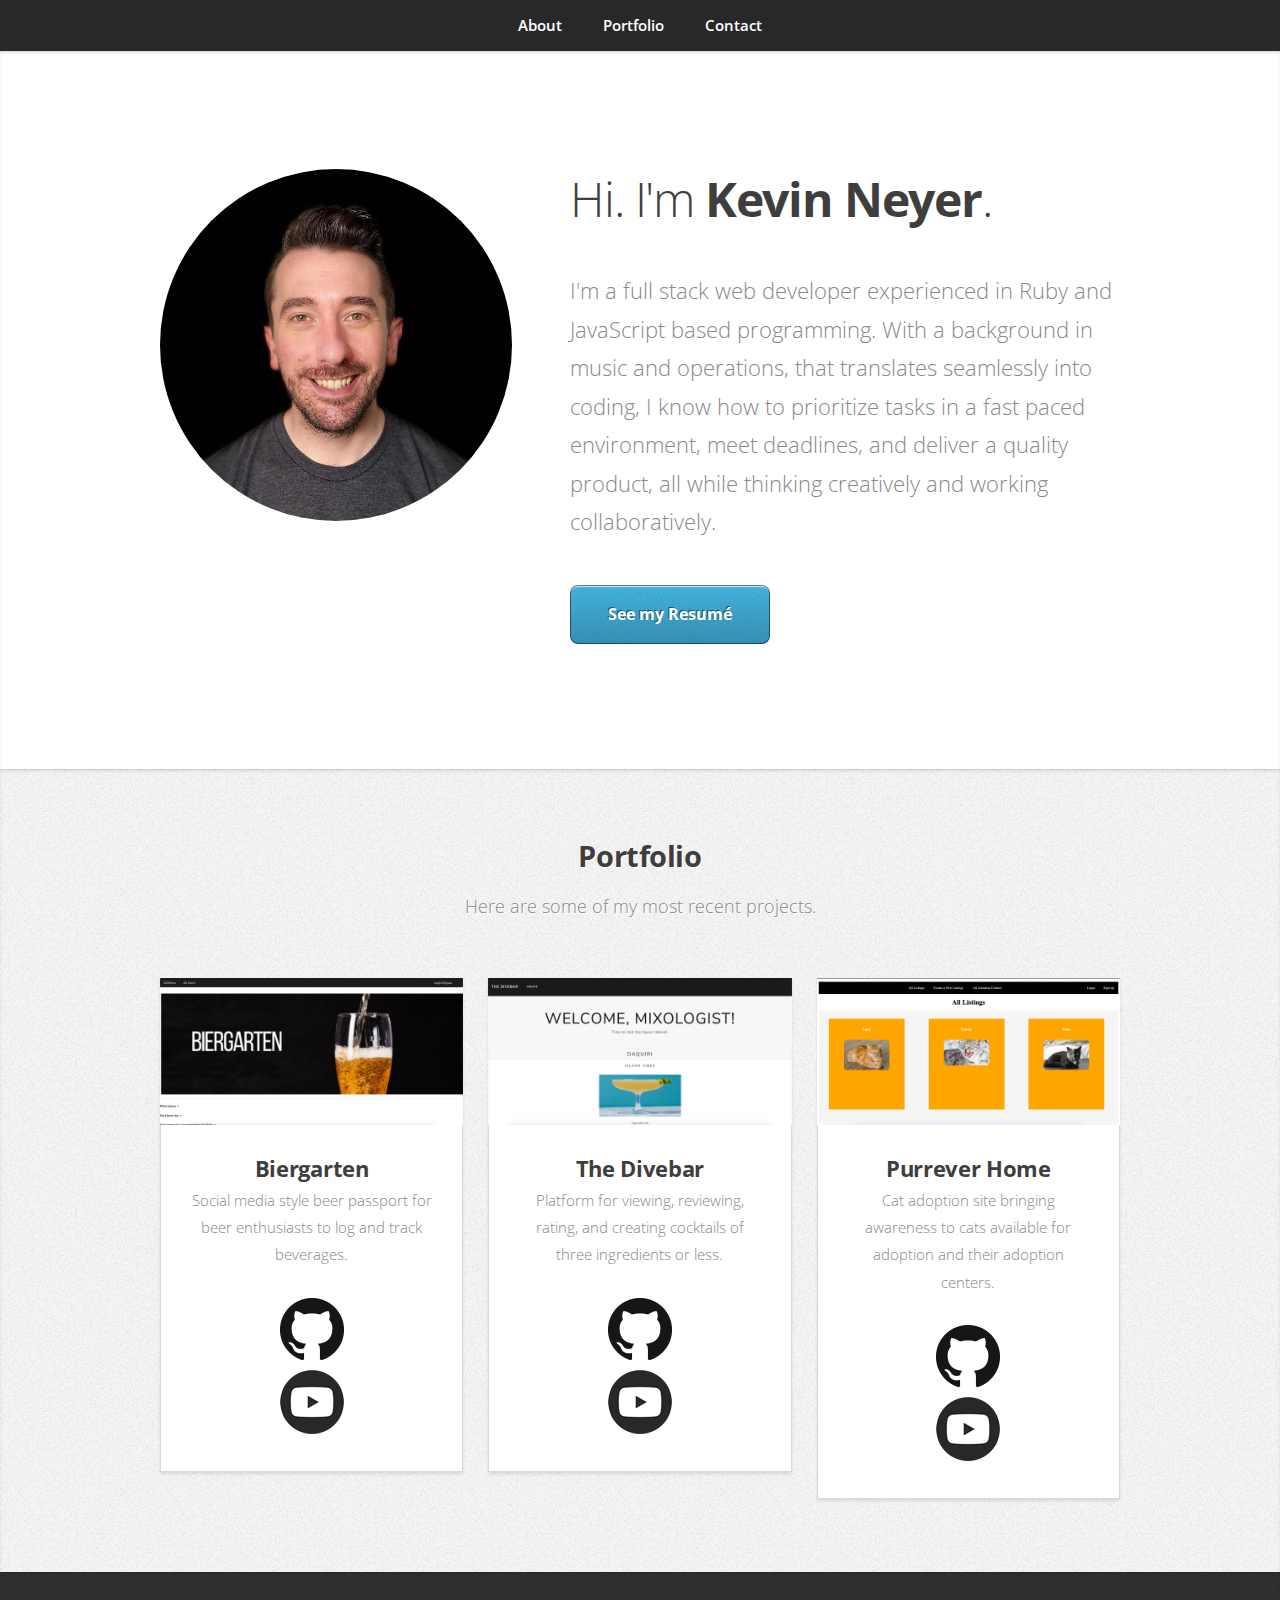
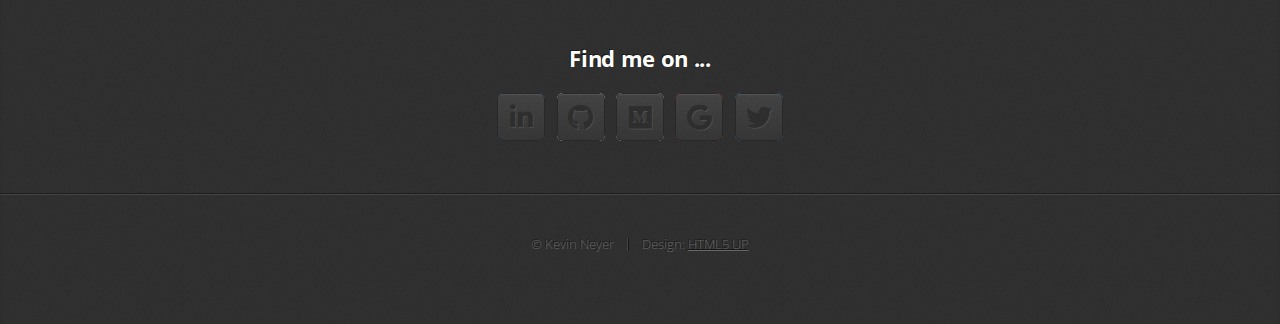
<file: index.html>
<!DOCTYPE HTML>
<!--
	Miniport by HTML5 UP
	html5up.net | @ajlkn
	Free for personal and commercial use under the CCA 3.0 license (html5up.net/license)
-->
<html>
	<head>
		<title>Kevin Neyer Developer</title>
		<meta charset="utf-8" />
		<meta name="viewport" content="width=device-width, initial-scale=1, user-scalable=no" />
		<link rel="stylesheet" href="assets/css/main.css" />
	</head>
	<body class="is-preload">

		<!-- Nav -->
			<nav id="nav">
				<ul class="container">
					<li><a href="#top">About</a></li>
					<!-- <li><a href="#work">Work</a></li> -->
					<li><a href="#portfolio">Portfolio</a></li>
					<li><a href="#contact">Contact</a></li>
				</ul>
			</nav>

		<!-- Home -->
			<article id="top" class="wrapper style1">
				<div class="container">
					<div class="row">
						<div class="col-4 col-5-large col-12-medium">
							<span class="image fit"><img src="images/neyer.jpeg" alt="" /></span>
						</div>
						<div class="col-8 col-7-large col-12-medium">
							<header>
								<h1>Hi. I'm <strong>Kevin Neyer</strong>.</h1>
							</header>
							<p>
								I'm a full stack web developer experienced in Ruby and JavaScript based programming.  With a background in music and operations, that translates seamlessly into coding, I know how to prioritize tasks in a fast paced environment, meet deadlines, and deliver a quality product, all while thinking creatively and working collaboratively.
							</p>
							<!-- <button><a href='images/devResume.pdf'>See my Resumé</a></button> -->
							<a href='images/devResume.pdf' target='_blank'class="button">See my Resumé</a>

						</div>
					</div>
				</div>
			</article>

		<!-- Work -->
			<!-- <article id="work" class="wrapper style2">
				<div class="container">
					<header>
						<h2>Here's all the stuff I do.</h2>
						<p>Odio turpis amet sed consequat eget posuere consequat.</p>
					</header>
					<div class="row aln-center">
						<div class="col-4 col-6-medium col-12-small">
							<section class="box style1">
								<span class="icon featured fa-comments"></span>
								<h3>Consequat lorem</h3>
								<p>Ornare nulla proin odio consequat sapien vestibulum ipsum primis sed amet consequat lorem dolore.</p>
							</section>
						</div>
						<div class="col-4 col-6-medium col-12-small">
							<section class="box style1">
								<span class="icon solid featured fa-camera-retro"></span>
								<h3>Lorem dolor tempus</h3>
								<p>Ornare nulla proin odio consequat sapien vestibulum ipsum primis sed amet consequat lorem dolore.</p>
							</section>
						</div>
						<div class="col-4 col-6-medium col-12-small">
							<section class="box style1">
								<span class="icon featured fa-thumbs-up"></span>
								<h3>Feugiat posuere</h3>
								<p>Ornare nulla proin odio consequat sapien vestibulum ipsum primis sed amet consequat lorem dolore.</p>
							</section>
						</div>
					</div>
					<footer>
						<p>Lorem ipsum dolor sit sapien vestibulum ipsum primis?</p>
						<a href="#portfolio" class="button large scrolly">See some of my recent work</a>
					</footer>
				</div>
			</article> -->

		<!-- Portfolio -->
			<article id="portfolio" class="wrapper style3">
				<div class="container">
					<header>
						<h2>Portfolio</h2>
						<p>Here are some of my most recent projects.</p>
					</header>
					<div class="row">
						<div class="col-4 col-6-medium col-12-small">
							<article class="box style2">
								<a href="https://www.youtube.com/watch?v=gOuxuEROFxU&t" target='_blank' class="image featured"><img src="images/biergarten.png" alt="Biergarten" /></a>
								<h3>Biergarten</h3>
								<p>Social media style beer passport for beer enthusiasts to log and track beverages.</p>
								<a href='https://github.com/kevinneyer/biergarten-front-end/tree/master/biergarten-client' target='_blank'><img class='port-image' src='images/github.png' alt='github' /></a>
								<a href="https://www.youtube.com/watch?v=gOuxuEROFxU&t" target='_blank'><img class='port-image' src='images/youtubeCircleBlack.png' alt='youtube' /></a>
							</article>
						</div>
						<div class="col-4 col-6-medium col-12-small">
							<article class="box style2">
								<a href="https://www.youtube.com/watch?v=DyEmLA7YqI8&t" target='_blank' class="image featured"><img src="images/theDivebar.png" alt=" The Divebar" /></a>
								<h3>The Divebar</h3>
								<p>Platform for viewing, reviewing, rating, and creating cocktails of three ingredients or less.</p>
								<a href='https://github.com/kevinneyer/mod-3-project' target='_blank'><img src='images/github.png' class='port-image' alt='github' /></a>
								<a href="https://www.youtube.com/watch?v=DyEmLA7YqI8&t" target='_blank'><img src='images/youtubeCircleBlack.png' class='port-image' alt='youtube' /></a>
							</article>
						</div>
						<div class="col-4 col-6-medium col-12-small">
							<article class="box style2">
								<a href="https://www.youtube.com/watch?v=A2Rrb3nHAP4&t" target='_blank' class="image featured"><img src="images/purreverHome.png" alt="Purrever Home" /></a>
								<h3>Purrever Home</h3>
								<p>Cat adoption site bringing awareness to cats available for adoption and their adoption centers.</p>
								<a href='https://github.com/kevinneyer/purrever-home' target='_blank'><img src='images/github.png' class='port-image' alt='github' /></a>
								<a href="https://www.youtube.com/watch?v=A2Rrb3nHAP4&t" target='_blank'><img src='images/youtubeCircleBlack.png' class='port-image' alt='youtube' /></a>
							</article>
						</div>
						<!-- <div class="col-4 col-6-medium col-12-small">
							<article class="box style2">
								<a href="#" class="image featured"><img src="images/pic04.jpg" alt="" /></a>
								<h3><a href="#">Tempus dolore</a></h3>
								<p>Ornare nulla proin odio consequat.</p>
							</article>
						</div>
						<div class="col-4 col-6-medium col-12-small">
							<article class="box style2">
								<a href="#" class="image featured"><img src="images/pic05.jpg" alt="" /></a>
								<h3><a href="#">Feugiat aliquam</a></h3>
								<p>Ornare nulla proin odio consequat.</p>
							</article>
						</div>
						<div class="col-4 col-6-medium col-12-small">
							<article class="box style2">
								<a href="#" class="image featured"><img src="images/pic06.jpg" alt="" /></a>
								<h3><a href="#">Sed amet ornare</a></h3>
								<p>Ornare nulla proin odio consequat.</p>
							</article>
						</div> -->
					</div>
					<!-- <footer>
						<p>Lorem ipsum dolor sit sapien vestibulum ipsum primis?</p>
						<a href="#contact" class="button large scrolly">Get in touch with me</a>
					</footer> -->
				</div>
			</article>

		<!-- Contact -->
			<article id="contact" class="wrapper style4">
				<!-- <div class="container medium">
					<header>
						<h2>Have me make stuff for you.</h2>
						<p>Ornare nulla proin odio consequat sapien vestibulum ipsum.</p>
					</header>
					<div class="row">
						<div class="col-12">
							<form method="post" action="#">
								<div class="row">
									<div class="col-6 col-12-small">
										<input type="text" name="name" id="name" placeholder="Name" />
									</div>
									<div class="col-6 col-12-small">
										<input type="text" name="email" id="email" placeholder="Email" />
									</div>
									<div class="col-12">
										<input type="text" name="subject" id="subject" placeholder="Subject" />
									</div>
									<div class="col-12">
										<textarea name="message" id="message" placeholder="Message"></textarea>
									</div>
									<div class="col-12">
										<ul class="actions">
											<li><input type="submit" value="Send Message" /></li>
											<li><input type="reset" value="Clear Form" class="alt" /></li>
										</ul>
									</div>
								</div>
							</form>
						</div> -->
						<div class="col-12">
							<!-- <hr /> -->
							<h3>Find me on ...</h3>
							<ul class="social">
								<li><a href="https://www.linkedin.com/in/kevin-neyer/" target="_blank" class="icon brands fa-linkedin-in"><span class="label">LinkedIn</span></a></li>
								<li><a href="https://github.com/kevinneyer" target="_blank" class="icon brands fa-github"><span class="label">Github</span></a></li>
								<li><a href="https://medium.com/@kevinneyer" class="icon brands fa-medium"><span class="label">Medium</span></a></li>
								<li><a href="mailto:kevinneyer@gmail.com" class="icon brands fa-google"><span class="label">Gmail</span></a></li>
								<li><a href="https://twitter.com/KevinNeyer" target="_blank" class="icon brands fa-twitter"><span class="label">Twitter</span></a></li>
							
								<!--
								<li><a href="#" class="icon solid fa-rss"><span>RSS</span></a></li>
								<li><a href="#" class="icon brands fa-instagram"><span>Instagram</span></a></li>
								<li><a href="#" class="icon brands fa-foursquare"><span>Foursquare</span></a></li>
								<li><a href="#" class="icon brands fa-skype"><span>Skype</span></a></li>
								<li><a href="#" class="icon brands fa-soundcloud"><span>Soundcloud</span></a></li>
								<li><a href="#" class="icon brands fa-youtube"><span>YouTube</span></a></li>
								<li><a href="#" class="icon brands fa-blogger"><span>Blogger</span></a></li>
								<li><a href="#" class="icon brands fa-flickr"><span>Flickr</span></a></li>
								<li><a href="#" class="icon brands fa-vimeo"><span>Vimeo</span></a></li>
								-->
							</ul>
							<hr />
						</div>
					</div>
					<footer>
						<ul id="copyright">
							<li>&copy; Kevin Neyer</li><li>Design: <a href="http://html5up.net">HTML5 UP</a></li>
						</ul>
					</footer>
				</div>
			</article>

		<!-- Scripts -->
			<script src="assets/js/jquery.min.js"></script>
			<script src="assets/js/jquery.scrolly.min.js"></script>
			<script src="assets/js/browser.min.js"></script>
			<script src="assets/js/breakpoints.min.js"></script>
			<script src="assets/js/util.js"></script>
			<script src="assets/js/main.js"></script>

	</body>
</html>
</file>
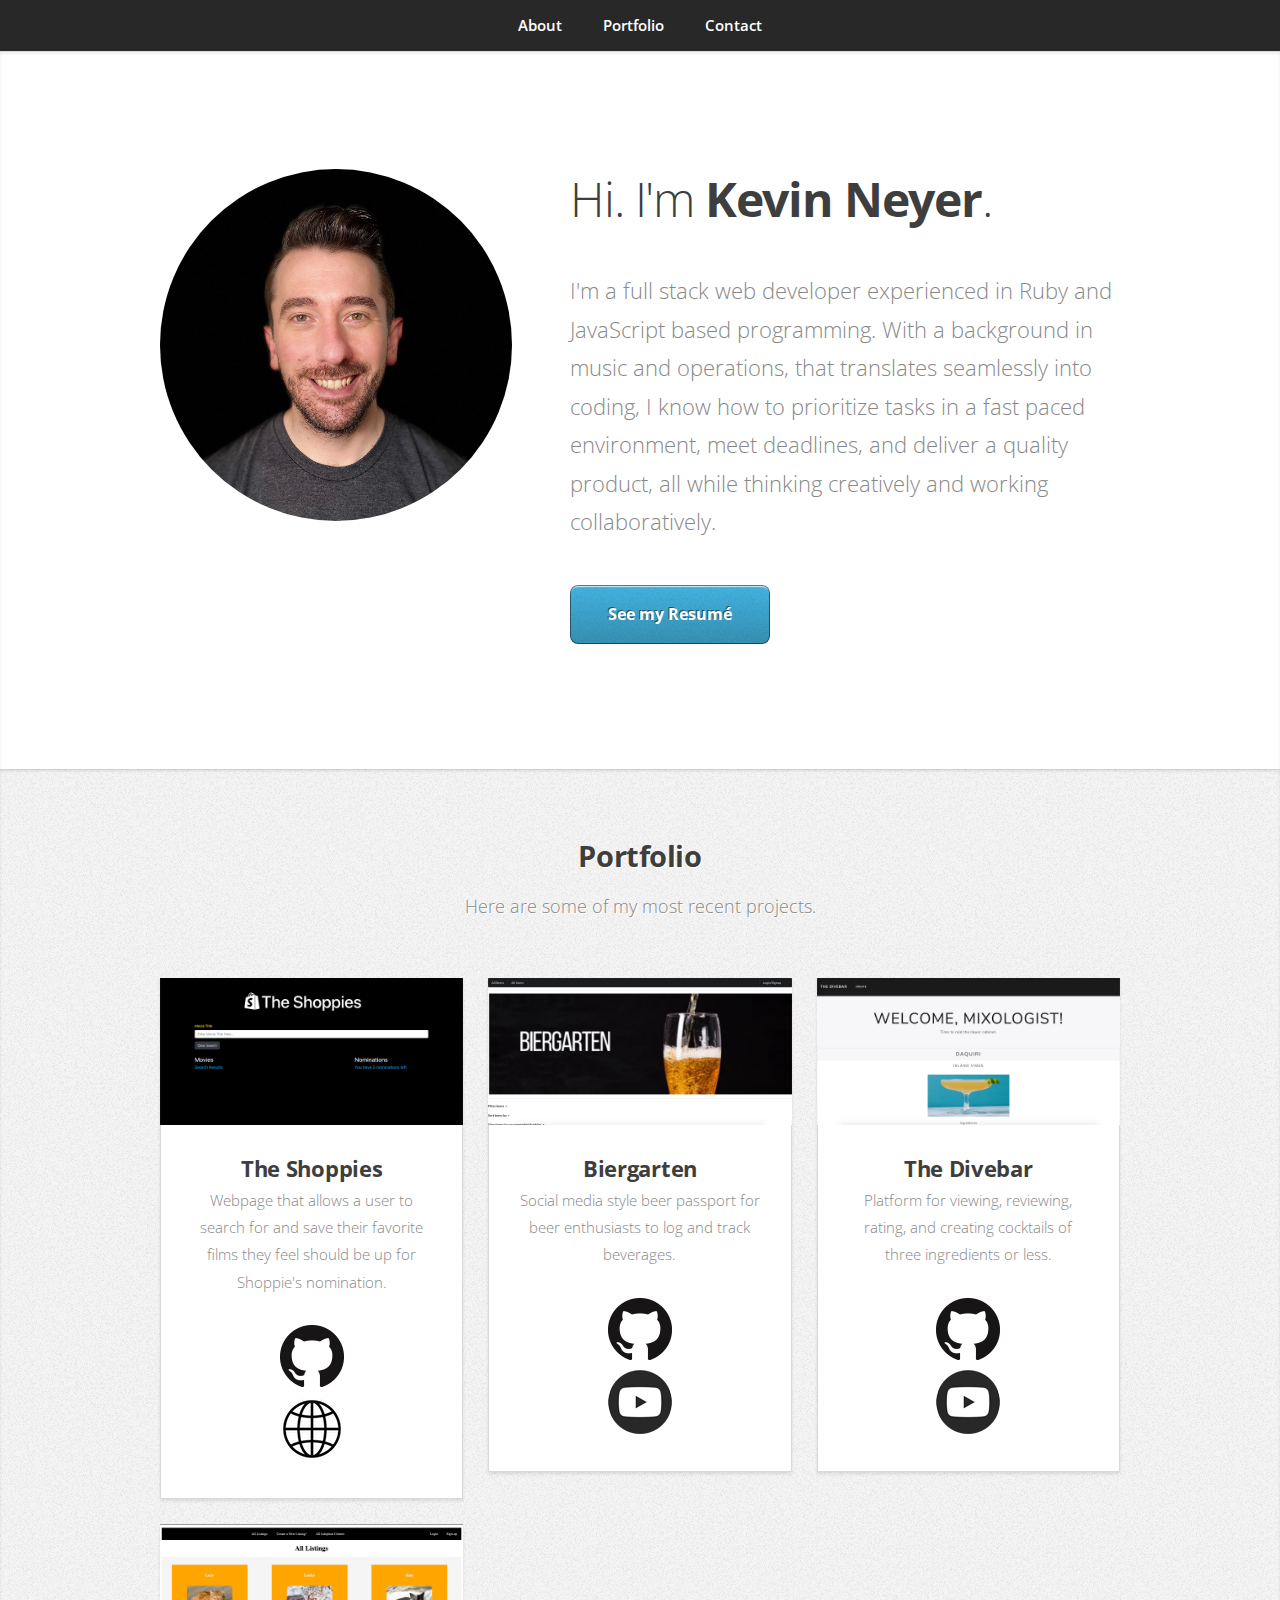
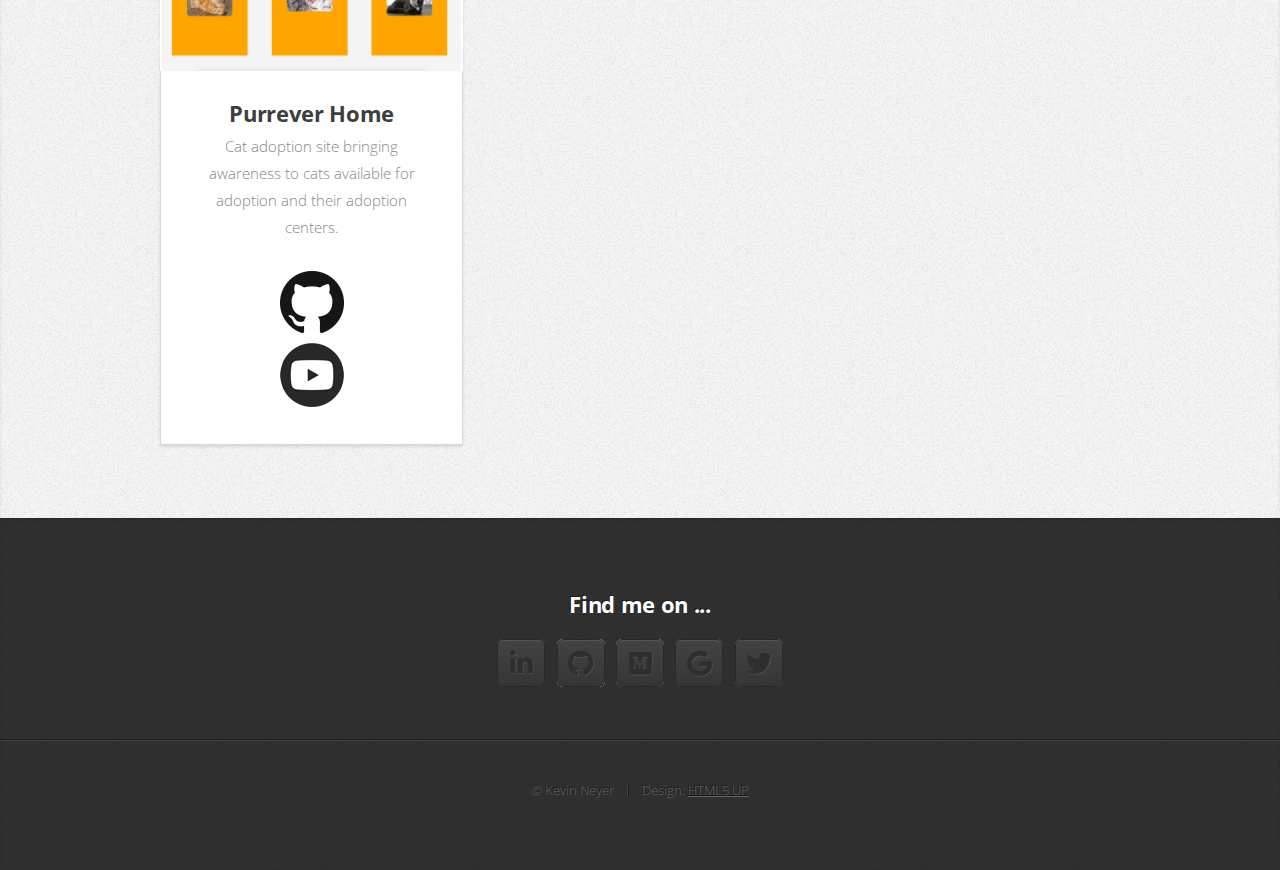
<file: public/index.html>
<!DOCTYPE HTML>
<html>
	<head>
		<title>Kevin Neyer Developer</title>
		<meta charset="utf-8" />
		<meta name="viewport" content="width=device-width, initial-scale=1, user-scalable=no" />
		<link rel="stylesheet" href="assets/css/main.css" />
	</head>
	<body class="is-preload">

		<!-- Nav -->
			<nav id="nav">
				<ul class="container">
					<li><a href="#top">About</a></li>
					<li><a href="#portfolio">Portfolio</a></li>
					<li><a href="#contact">Contact</a></li>
				</ul>
			</nav>

		<!-- Home -->
			<article id="top" class="wrapper style1">
				<div class="container">
					<div class="row">
						<div class="col-4 col-5-large col-12-medium">
							<span class="image fit"><img src="images/neyer.jpeg" alt="" /></span>
						</div>
						<div class="col-8 col-7-large col-12-medium">
							<header>
								<h1>Hi. I'm <strong>Kevin Neyer</strong>.</h1>
							</header>
							<p>
								I'm a full stack web developer experienced in Ruby and JavaScript based programming.  With a background in music and operations, that translates seamlessly into coding, I know how to prioritize tasks in a fast paced environment, meet deadlines, and deliver a quality product, all while thinking creatively and working collaboratively.
							</p>
							<a href='images/devResume.pdf' target='_blank'class="button">See my Resumé</a>
						</div>
					</div>
				</div>
			</article>

		<!-- Portfolio -->
			<article id="portfolio" class="wrapper style3">
				<div class="container">
					<header>
						<h2>Portfolio</h2>
						<p>Here are some of my most recent projects.</p>
					</header>
					<div class="row">
						<div class="col-4 col-6-medium col-12-small">
							<article class="box style2">
								<a href="https://neyer-shopify-challenge.netlify.app/" target='_blank' class="image featured"><img src="images/theShoppies2.png" alt="The Shoppies" /></a>
								<h3>The Shoppies</h3>
								<p>Webpage that allows a user to search for and save their favorite films they feel should be up for Shoppie's nomination.</p>
								<a href='https://github.com/kevinneyer/shopify-challenge' target='_blank'><img class='port-image' src='images/github.png' alt='github' /></a>
								<a href="https://neyer-shopify-challenge.netlify.app/" target='_blank'><img class='port-image' src='images/internetIcon.png' alt='internet' /></a>
							</article>
						</div>
						<div class="col-4 col-6-medium col-12-small">
							<article class="box style2">
								<a href="https://www.youtube.com/watch?v=gOuxuEROFxU&t" target='_blank' class="image featured"><img src="images/biergarten.png" alt="Biergarten" /></a>
								<h3>Biergarten</h3>
								<p>Social media style beer passport for beer enthusiasts to log and track beverages.</p>
								<a href='https://github.com/kevinneyer/biergarten-front-end/tree/master/biergarten-client' target='_blank'><img class='port-image' src='images/github.png' alt='github' /></a>
								<a href="https://www.youtube.com/watch?v=gOuxuEROFxU&t" target='_blank'><img class='port-image' src='images/youtubeCircleBlack.png' alt='youtube' /></a>
							</article>
						</div>
						<div class="col-4 col-6-medium col-12-small">
							<article class="box style2">
								<a href="https://www.youtube.com/watch?v=DyEmLA7YqI8&t" target='_blank' class="image featured"><img src="images/theDivebar.png" alt=" The Divebar" /></a>
								<h3>The Divebar</h3>
								<p>Platform for viewing, reviewing, rating, and creating cocktails of three ingredients or less.</p>
								<a href='https://github.com/kevinneyer/mod-3-project' target='_blank'><img src='images/github.png' class='port-image' alt='github' /></a>
								<a href="https://www.youtube.com/watch?v=DyEmLA7YqI8&t" target='_blank'><img src='images/youtubeCircleBlack.png' class='port-image' alt='youtube' /></a>
							</article>
						</div>
						<div class="col-4 col-6-medium col-12-small">
							<article class="box style2">
								<a href="https://www.youtube.com/watch?v=A2Rrb3nHAP4&t" target='_blank' class="image featured"><img src="images/purreverHome.png" alt="Purrever Home" /></a>
								<h3>Purrever Home</h3>
								<p>Cat adoption site bringing awareness to cats available for adoption and their adoption centers.</p>
								<a href='https://github.com/kevinneyer/purrever-home' target='_blank'><img src='images/github.png' class='port-image' alt='github' /></a>
								<a href="https://www.youtube.com/watch?v=A2Rrb3nHAP4&t" target='_blank'><img src='images/youtubeCircleBlack.png' class='port-image' alt='youtube' /></a>
							</article>
						</div>
					</div>
				</div>
			</article>

		<!-- Contact -->
			<article id="contact" class="wrapper style4">
				<div class="col-12">
					<h3>Find me on ...</h3>
					<ul class="social">
						<li><a href="https://www.linkedin.com/in/kevin-neyer/" target="_blank" class="icon brands fa-linkedin-in"><span class="label">LinkedIn</span></a></li>
						<li><a href="https://github.com/kevinneyer" target="_blank" class="icon brands fa-github"><span class="label">Github</span></a></li>
						<li><a href="https://medium.com/@kevinneyer" class="icon brands fa-medium"><span class="label">Medium</span></a></li>
						<li><a href="mailto:kevinneyer@gmail.com" class="icon brands fa-google"><span class="label">Gmail</span></a></li>
						<li><a href="https://twitter.com/KevinNeyer" target="_blank" class="icon brands fa-twitter"><span class="label">Twitter</span></a></li>
					</ul>
					<hr />
				</div>
				<div>
					<footer>
						<ul id="copyright">
							<li>&copy; Kevin Neyer</li><li>Design: <a href="http://html5up.net">HTML5 UP</a></li>
						</ul>
					</footer>
				</div>
			</article>

		<!-- Scripts -->
			<script src="assets/js/jquery.min.js"></script>
			<script src="assets/js/jquery.scrolly.min.js"></script>
			<script src="assets/js/browser.min.js"></script>
			<script src="assets/js/breakpoints.min.js"></script>
			<script src="assets/js/util.js"></script>
			<script src="assets/js/main.js"></script>

	</body>
</html>
</file>
<file: assets/css/main.css>
@import url("https://fonts.googleapis.com/css?family=Open+Sans:300,300italic,600,600italic,700");
@import url("fontawesome-all.min.css");

/*
	Miniport by HTML5 UP
	html5up.net | @ajlkn
	Free for personal and commercial use under the CCA 3.0 license (html5up.net/license)
*/

html, body, div, span, applet, object,
iframe, h1, h2, h3, h4, h5, h6, p, blockquote,
pre, a, abbr, acronym, address, big, cite,
code, del, dfn, em, img, ins, kbd, q, s, samp,
small, strike, strong, sub, sup, tt, var, b,
u, i, center, dl, dt, dd, ol, ul, li, fieldset,
form, label, legend, table, caption, tbody,
tfoot, thead, tr, th, td, article, aside,
canvas, details, embed, figure, figcaption,
footer, header, hgroup, menu, nav, output, ruby,
section, summary, time, mark, audio, video {
	margin: 0;
	padding: 0;
	border: 0;
	font-size: 100%;
	font: inherit;
	vertical-align: baseline;}

article, aside, details, figcaption, figure,
footer, header, hgroup, menu, nav, section {
	display: block;}

body {
	line-height: 1;
}

.port-image{
	margin-left: 2em;
	margin-right: 2em;
}

.port-image:hover{
	/* width: 75px; */
	margin-bottom: -7px;
}


ol, ul {
	list-style: none;
}

blockquote, q {
	quotes: none;
}

	blockquote:before, blockquote:after, q:before, q:after {
		content: '';
		content: none;
	}

table {
	border-collapse: collapse;
	border-spacing: 0;
}

body {
	-webkit-text-size-adjust: none;
}

mark {
	background-color: transparent;
	color: inherit;
}

input::-moz-focus-inner {
	border: 0;
	padding: 0;
}

input, select, textarea {
	-moz-appearance: none;
	-webkit-appearance: none;
	-ms-appearance: none;
	appearance: none;
}

/* Basic */

	html {
		box-sizing: border-box;
	}

	*, *:before, *:after {
		box-sizing: inherit;
	}

	body {
		padding-top: 3.5em;
	}

		body.is-preload *, body.is-preload *:before, body.is-preload *:after {
			-moz-animation: none !important;
			-webkit-animation: none !important;
			-ms-animation: none !important;
			animation: none !important;
			-moz-transition: none !important;
			-webkit-transition: none !important;
			-ms-transition: none !important;
			transition: none !important;
		}

	body, input, textarea, select {
		font-family: 'Open Sans', sans-serif;
		line-height: 1.85em;
		color: #888;
		font-weight: 300;
		font-size: 13pt;
	}

	a {
		-moz-transition: color .2s ease-in-out;
		-webkit-transition: color .2s ease-in-out;
		-ms-transition: color .2s ease-in-out;
		transition: color .2s ease-in-out;
		color: #43B3E0;
		text-decoration: underline;
	}

		a:hover {
			color: #43bff0 !important;
		}

		a img {
			border: 0;
		}

	b, strong {
		font-weight: 600;
		color: #3e3e3e;
	}

	i, em {
		font-style: italic;
	}

	sub {
		position: relative;
		top: 0.5em;
		font-size: 0.8em;
	}

	sup {
		position: relative;
		top: -0.5em;
		font-size: 0.8em;
	}

	blockquote {
		border-left: solid 0.75em #eee;
		padding: 1em 0 1em 1.5em;
		font-style: italic;
	}

	h1, h2, h3, h4, h5, h6 {
		color: #3e3e3e;
		margin: 0 0 0.75em 0;
	}

	h1 a, h2 a, h3 a, h4 a, h5 a, h6 a {
		text-decoration: none;
		color: inherit;
	}

	h2, h3, h4, h5, h6 {
		font-weight: 700;
	}

	h1 {
		font-size: 3.25em;
		letter-spacing: -0.025em;
		font-weight: 300;
	}

		h1 strong {
			font-weight: 700;
		}

	h2 {
		font-size: 2em;
		letter-spacing: -0.015em;
	}

	h3 {
		font-size: 1.5em;
		letter-spacing: -0.015em;
	}

	em, i {
		font-style: italic;
	}

	br.clear {
		clear: both;
	}

	hr {
		border: 0;
		border-top: solid 1px #444;
		border-top-color: rgba(0, 0, 0, 0.35);
		box-shadow: 0px 1px 0px 0px rgba(255, 255, 255, 0.1);
		height: 1px;
		margin: 3em 0;
	}

	p, ul, ol, dl, table {
		margin-bottom: 2em;
	}

	header {
		margin: 0 0 3em 0;
	}

		header > p {
			font-size: 1.25em;
			margin: 0;
		}

	footer {
		margin: 3em 0 0 0;
	}

		footer > p {
			font-size: 1.25em;
		}

/* Container */

	.container {
		margin: 0 auto;
		max-width: calc(100% - 50px);
		width: 1200px;
	}

		.container.medium {
			width: 900px;
		}

		@media screen and (max-width: 1680px) {

			.container {
				width: 1200px;
			}

				.container.medium {
					width: 900px;
				}

		}

		@media screen and (max-width: 1280px) {

			.container {
				width: 960px;
			}

				.container.medium {
					width: 720px;
				}

		}

		@media screen and (max-width: 980px) {

			.container {
				width: 100%;
			}

				.container.medium {
					width: 75%;
				}

		}

		@media screen and (max-width: 736px) {

			.container {
				width: 100%;
				max-width: calc(100% - 30px);
			}

				.container.medium {
					width: 100%;
				}

		}

/* Row */

	.row {
		display: flex;
		flex-wrap: wrap;
		box-sizing: border-box;
		align-items: stretch;
	}

		.row > * {
			box-sizing: border-box;
		}

		.row.gtr-uniform > * > :last-child {
			margin-bottom: 0;
		}

		.row.aln-left {
			justify-content: flex-start;
		}

		.row.aln-center {
			justify-content: center;
		}

		.row.aln-right {
			justify-content: flex-end;
		}

		.row.aln-top {
			align-items: flex-start;
		}

		.row.aln-middle {
			align-items: center;
		}

		.row.aln-bottom {
			align-items: flex-end;
		}

		.row > .imp {
			order: -1;
		}

		.row > .col-1 {
			width: 8.33333%;
		}

		.row > .off-1 {
			margin-left: 8.33333%;
		}

		.row > .col-2 {
			width: 16.66667%;
		}

		.row > .off-2 {
			margin-left: 16.66667%;
		}

		.row > .col-3 {
			width: 25%;
		}

		.row > .off-3 {
			margin-left: 25%;
		}

		.row > .col-4 {
			width: 33.33333%;
		}

		.row > .off-4 {
			margin-left: 33.33333%;
		}

		.row > .col-5 {
			width: 41.66667%;
		}

		.row > .off-5 {
			margin-left: 41.66667%;
		}

		.row > .col-6 {
			width: 50%;
		}

		.row > .off-6 {
			margin-left: 50%;
		}

		.row > .col-7 {
			width: 58.33333%;
		}

		.row > .off-7 {
			margin-left: 58.33333%;
		}

		.row > .col-8 {
			width: 66.66667%;
		}

		.row > .off-8 {
			margin-left: 66.66667%;
		}

		.row > .col-9 {
			width: 75%;
		}

		.row > .off-9 {
			margin-left: 75%;
		}

		.row > .col-10 {
			width: 83.33333%;
		}

		.row > .off-10 {
			margin-left: 83.33333%;
		}

		.row > .col-11 {
			width: 91.66667%;
		}

		.row > .off-11 {
			margin-left: 91.66667%;
		}

		.row > .col-12 {
			width: 100%;
		}

		.row > .off-12 {
			margin-left: 100%;
		}

		.row.gtr-0 {
			margin-top: 0px;
			margin-left: 0px;
		}

			.row.gtr-0 > * {
				padding: 0px 0 0 0px;
			}

			.row.gtr-0.gtr-uniform {
				margin-top: 0px;
			}

				.row.gtr-0.gtr-uniform > * {
					padding-top: 0px;
				}

		.row.gtr-25 {
			margin-top: -6.25px;
			margin-left: -6.25px;
		}

			.row.gtr-25 > * {
				padding: 6.25px 0 0 6.25px;
			}

			.row.gtr-25.gtr-uniform {
				margin-top: -6.25px;
			}

				.row.gtr-25.gtr-uniform > * {
					padding-top: 6.25px;
				}

		.row.gtr-50 {
			margin-top: -12.5px;
			margin-left: -12.5px;
		}

			.row.gtr-50 > * {
				padding: 12.5px 0 0 12.5px;
			}

			.row.gtr-50.gtr-uniform {
				margin-top: -12.5px;
			}

				.row.gtr-50.gtr-uniform > * {
					padding-top: 12.5px;
				}

		.row {
			margin-top: -25px;
			margin-left: -25px;
		}

			.row > * {
				padding: 25px 0 0 25px;
			}

			.row.gtr-uniform {
				margin-top: -25px;
			}

				.row.gtr-uniform > * {
					padding-top: 25px;
				}

		.row.gtr-150 {
			margin-top: -37.5px;
			margin-left: -37.5px;
		}

			.row.gtr-150 > * {
				padding: 37.5px 0 0 37.5px;
			}

			.row.gtr-150.gtr-uniform {
				margin-top: -37.5px;
			}

				.row.gtr-150.gtr-uniform > * {
					padding-top: 37.5px;
				}

		.row.gtr-200 {
			margin-top: -50px;
			margin-left: -50px;
		}

			.row.gtr-200 > * {
				padding: 50px 0 0 50px;
			}

			.row.gtr-200.gtr-uniform {
				margin-top: -50px;
			}

				.row.gtr-200.gtr-uniform > * {
					padding-top: 50px;
				}

		@media screen and (max-width: 1680px) {

			.row {
				display: flex;
				flex-wrap: wrap;
				box-sizing: border-box;
				align-items: stretch;
			}

				.row > * {
					box-sizing: border-box;
				}

				.row.gtr-uniform > * > :last-child {
					margin-bottom: 0;
				}

				.row.aln-left {
					justify-content: flex-start;
				}

				.row.aln-center {
					justify-content: center;
				}

				.row.aln-right {
					justify-content: flex-end;
				}

				.row.aln-top {
					align-items: flex-start;
				}

				.row.aln-middle {
					align-items: center;
				}

				.row.aln-bottom {
					align-items: flex-end;
				}

				.row > .imp-xlarge {
					order: -1;
				}

				.row > .col-1-xlarge {
					width: 8.33333%;
				}

				.row > .off-1-xlarge {
					margin-left: 8.33333%;
				}

				.row > .col-2-xlarge {
					width: 16.66667%;
				}

				.row > .off-2-xlarge {
					margin-left: 16.66667%;
				}

				.row > .col-3-xlarge {
					width: 25%;
				}

				.row > .off-3-xlarge {
					margin-left: 25%;
				}

				.row > .col-4-xlarge {
					width: 33.33333%;
				}

				.row > .off-4-xlarge {
					margin-left: 33.33333%;
				}

				.row > .col-5-xlarge {
					width: 41.66667%;
				}

				.row > .off-5-xlarge {
					margin-left: 41.66667%;
				}

				.row > .col-6-xlarge {
					width: 50%;
				}

				.row > .off-6-xlarge {
					margin-left: 50%;
				}

				.row > .col-7-xlarge {
					width: 58.33333%;
				}

				.row > .off-7-xlarge {
					margin-left: 58.33333%;
				}

				.row > .col-8-xlarge {
					width: 66.66667%;
				}

				.row > .off-8-xlarge {
					margin-left: 66.66667%;
				}

				.row > .col-9-xlarge {
					width: 75%;
				}

				.row > .off-9-xlarge {
					margin-left: 75%;
				}

				.row > .col-10-xlarge {
					width: 83.33333%;
				}

				.row > .off-10-xlarge {
					margin-left: 83.33333%;
				}

				.row > .col-11-xlarge {
					width: 91.66667%;
				}

				.row > .off-11-xlarge {
					margin-left: 91.66667%;
				}

				.row > .col-12-xlarge {
					width: 100%;
				}

				.row > .off-12-xlarge {
					margin-left: 100%;
				}

				.row.gtr-0 {
					margin-top: 0px;
					margin-left: 0px;
				}

					.row.gtr-0 > * {
						padding: 0px 0 0 0px;
					}

					.row.gtr-0.gtr-uniform {
						margin-top: 0px;
					}

						.row.gtr-0.gtr-uniform > * {
							padding-top: 0px;
						}

				.row.gtr-25 {
					margin-top: -6.25px;
					margin-left: -6.25px;
				}

					.row.gtr-25 > * {
						padding: 6.25px 0 0 6.25px;
					}

					.row.gtr-25.gtr-uniform {
						margin-top: -6.25px;
					}

						.row.gtr-25.gtr-uniform > * {
							padding-top: 6.25px;
						}

				.row.gtr-50 {
					margin-top: -12.5px;
					margin-left: -12.5px;
				}

					.row.gtr-50 > * {
						padding: 12.5px 0 0 12.5px;
					}

					.row.gtr-50.gtr-uniform {
						margin-top: -12.5px;
					}

						.row.gtr-50.gtr-uniform > * {
							padding-top: 12.5px;
						}

				.row {
					margin-top: -25px;
					margin-left: -25px;
				}

					.row > * {
						padding: 25px 0 0 25px;
					}

					.row.gtr-uniform {
						margin-top: -25px;
					}

						.row.gtr-uniform > * {
							padding-top: 25px;
						}

				.row.gtr-150 {
					margin-top: -37.5px;
					margin-left: -37.5px;
				}

					.row.gtr-150 > * {
						padding: 37.5px 0 0 37.5px;
					}

					.row.gtr-150.gtr-uniform {
						margin-top: -37.5px;
					}

						.row.gtr-150.gtr-uniform > * {
							padding-top: 37.5px;
						}

				.row.gtr-200 {
					margin-top: -50px;
					margin-left: -50px;
				}

					.row.gtr-200 > * {
						padding: 50px 0 0 50px;
					}

					.row.gtr-200.gtr-uniform {
						margin-top: -50px;
					}

						.row.gtr-200.gtr-uniform > * {
							padding-top: 50px;
						}

		}

		@media screen and (max-width: 1280px) {

			.row {
				display: flex;
				flex-wrap: wrap;
				box-sizing: border-box;
				align-items: stretch;
			}

				.row > * {
					box-sizing: border-box;
				}

				.row.gtr-uniform > * > :last-child {
					margin-bottom: 0;
				}

				.row.aln-left {
					justify-content: flex-start;
				}

				.row.aln-center {
					justify-content: center;
				}

				.row.aln-right {
					justify-content: flex-end;
				}

				.row.aln-top {
					align-items: flex-start;
				}

				.row.aln-middle {
					align-items: center;
				}

				.row.aln-bottom {
					align-items: flex-end;
				}

				.row > .imp-large {
					order: -1;
				}

				.row > .col-1-large {
					width: 8.33333%;
				}

				.row > .off-1-large {
					margin-left: 8.33333%;
				}

				.row > .col-2-large {
					width: 16.66667%;
				}

				.row > .off-2-large {
					margin-left: 16.66667%;
				}

				.row > .col-3-large {
					width: 25%;
				}

				.row > .off-3-large {
					margin-left: 25%;
				}

				.row > .col-4-large {
					width: 33.33333%;
				}

				.row > .off-4-large {
					margin-left: 33.33333%;
				}

				.row > .col-5-large {
					width: 41.66667%;
				}

				.row > .off-5-large {
					margin-left: 41.66667%;
				}

				.row > .col-6-large {
					width: 50%;
				}

				.row > .off-6-large {
					margin-left: 50%;
				}

				.row > .col-7-large {
					width: 58.33333%;
				}

				.row > .off-7-large {
					margin-left: 58.33333%;
				}

				.row > .col-8-large {
					width: 66.66667%;
				}

				.row > .off-8-large {
					margin-left: 66.66667%;
				}

				.row > .col-9-large {
					width: 75%;
				}

				.row > .off-9-large {
					margin-left: 75%;
				}

				.row > .col-10-large {
					width: 83.33333%;
				}

				.row > .off-10-large {
					margin-left: 83.33333%;
				}

				.row > .col-11-large {
					width: 91.66667%;
				}

				.row > .off-11-large {
					margin-left: 91.66667%;
				}

				.row > .col-12-large {
					width: 100%;
				}

				.row > .off-12-large {
					margin-left: 100%;
				}

				.row.gtr-0 {
					margin-top: 0px;
					margin-left: 0px;
				}

					.row.gtr-0 > * {
						padding: 0px 0 0 0px;
					}

					.row.gtr-0.gtr-uniform {
						margin-top: 0px;
					}

						.row.gtr-0.gtr-uniform > * {
							padding-top: 0px;
						}

				.row.gtr-25 {
					margin-top: -6.25px;
					margin-left: -6.25px;
				}

					.row.gtr-25 > * {
						padding: 6.25px 0 0 6.25px;
					}

					.row.gtr-25.gtr-uniform {
						margin-top: -6.25px;
					}

						.row.gtr-25.gtr-uniform > * {
							padding-top: 6.25px;
						}

				.row.gtr-50 {
					margin-top: -12.5px;
					margin-left: -12.5px;
				}

					.row.gtr-50 > * {
						padding: 12.5px 0 0 12.5px;
					}

					.row.gtr-50.gtr-uniform {
						margin-top: -12.5px;
					}

						.row.gtr-50.gtr-uniform > * {
							padding-top: 12.5px;
						}

				.row {
					margin-top: -25px;
					margin-left: -25px;
				}

					.row > * {
						padding: 25px 0 0 25px;
					}

					.row.gtr-uniform {
						margin-top: -25px;
					}

						.row.gtr-uniform > * {
							padding-top: 25px;
						}

				.row.gtr-150 {
					margin-top: -37.5px;
					margin-left: -37.5px;
				}

					.row.gtr-150 > * {
						padding: 37.5px 0 0 37.5px;
					}

					.row.gtr-150.gtr-uniform {
						margin-top: -37.5px;
					}

						.row.gtr-150.gtr-uniform > * {
							padding-top: 37.5px;
						}

				.row.gtr-200 {
					margin-top: -50px;
					margin-left: -50px;
				}

					.row.gtr-200 > * {
						padding: 50px 0 0 50px;
					}

					.row.gtr-200.gtr-uniform {
						margin-top: -50px;
					}

						.row.gtr-200.gtr-uniform > * {
							padding-top: 50px;
						}

		}

		@media screen and (max-width: 980px) {

			.row {
				display: flex;
				flex-wrap: wrap;
				box-sizing: border-box;
				align-items: stretch;
			}

				.row > * {
					box-sizing: border-box;
				}

				.row.gtr-uniform > * > :last-child {
					margin-bottom: 0;
				}

				.row.aln-left {
					justify-content: flex-start;
				}

				.row.aln-center {
					justify-content: center;
				}

				.row.aln-right {
					justify-content: flex-end;
				}

				.row.aln-top {
					align-items: flex-start;
				}

				.row.aln-middle {
					align-items: center;
				}

				.row.aln-bottom {
					align-items: flex-end;
				}

				.row > .imp-medium {
					order: -1;
				}

				.row > .col-1-medium {
					width: 8.33333%;
				}

				.row > .off-1-medium {
					margin-left: 8.33333%;
				}

				.row > .col-2-medium {
					width: 16.66667%;
				}

				.row > .off-2-medium {
					margin-left: 16.66667%;
				}

				.row > .col-3-medium {
					width: 25%;
				}

				.row > .off-3-medium {
					margin-left: 25%;
				}

				.row > .col-4-medium {
					width: 33.33333%;
				}

				.row > .off-4-medium {
					margin-left: 33.33333%;
				}

				.row > .col-5-medium {
					width: 41.66667%;
				}

				.row > .off-5-medium {
					margin-left: 41.66667%;
				}

				.row > .col-6-medium {
					width: 50%;
				}

				.row > .off-6-medium {
					margin-left: 50%;
				}

				.row > .col-7-medium {
					width: 58.33333%;
				}

				.row > .off-7-medium {
					margin-left: 58.33333%;
				}

				.row > .col-8-medium {
					width: 66.66667%;
				}

				.row > .off-8-medium {
					margin-left: 66.66667%;
				}

				.row > .col-9-medium {
					width: 75%;
				}

				.row > .off-9-medium {
					margin-left: 75%;
				}

				.row > .col-10-medium {
					width: 83.33333%;
				}

				.row > .off-10-medium {
					margin-left: 83.33333%;
				}

				.row > .col-11-medium {
					width: 91.66667%;
				}

				.row > .off-11-medium {
					margin-left: 91.66667%;
				}

				.row > .col-12-medium {
					width: 100%;
				}

				.row > .off-12-medium {
					margin-left: 100%;
				}

				.row.gtr-0 {
					margin-top: 0px;
					margin-left: 0px;
				}

					.row.gtr-0 > * {
						padding: 0px 0 0 0px;
					}

					.row.gtr-0.gtr-uniform {
						margin-top: 0px;
					}

						.row.gtr-0.gtr-uniform > * {
							padding-top: 0px;
						}

				.row.gtr-25 {
					margin-top: -6.25px;
					margin-left: -6.25px;
				}

					.row.gtr-25 > * {
						padding: 6.25px 0 0 6.25px;
					}

					.row.gtr-25.gtr-uniform {
						margin-top: -6.25px;
					}

						.row.gtr-25.gtr-uniform > * {
							padding-top: 6.25px;
						}

				.row.gtr-50 {
					margin-top: -12.5px;
					margin-left: -12.5px;
				}

					.row.gtr-50 > * {
						padding: 12.5px 0 0 12.5px;
					}

					.row.gtr-50.gtr-uniform {
						margin-top: -12.5px;
					}

						.row.gtr-50.gtr-uniform > * {
							padding-top: 12.5px;
						}

				.row {
					margin-top: -25px;
					margin-left: -25px;
				}

					.row > * {
						padding: 25px 0 0 25px;
					}

					.row.gtr-uniform {
						margin-top: -25px;
					}

						.row.gtr-uniform > * {
							padding-top: 25px;
						}

				.row.gtr-150 {
					margin-top: -37.5px;
					margin-left: -37.5px;
				}

					.row.gtr-150 > * {
						padding: 37.5px 0 0 37.5px;
					}

					.row.gtr-150.gtr-uniform {
						margin-top: -37.5px;
					}

						.row.gtr-150.gtr-uniform > * {
							padding-top: 37.5px;
						}

				.row.gtr-200 {
					margin-top: -50px;
					margin-left: -50px;
				}

					.row.gtr-200 > * {
						padding: 50px 0 0 50px;
					}

					.row.gtr-200.gtr-uniform {
						margin-top: -50px;
					}

						.row.gtr-200.gtr-uniform > * {
							padding-top: 50px;
						}

		}

		@media screen and (max-width: 736px) {

			.row {
				display: flex;
				flex-wrap: wrap;
				box-sizing: border-box;
				align-items: stretch;
			}

				.row > * {
					box-sizing: border-box;
				}

				.row.gtr-uniform > * > :last-child {
					margin-bottom: 0;
				}

				.row.aln-left {
					justify-content: flex-start;
				}

				.row.aln-center {
					justify-content: center;
				}

				.row.aln-right {
					justify-content: flex-end;
				}

				.row.aln-top {
					align-items: flex-start;
				}

				.row.aln-middle {
					align-items: center;
				}

				.row.aln-bottom {
					align-items: flex-end;
				}

				.row > .imp-small {
					order: -1;
				}

				.row > .col-1-small {
					width: 8.33333%;
				}

				.row > .off-1-small {
					margin-left: 8.33333%;
				}

				.row > .col-2-small {
					width: 16.66667%;
				}

				.row > .off-2-small {
					margin-left: 16.66667%;
				}

				.row > .col-3-small {
					width: 25%;
				}

				.row > .off-3-small {
					margin-left: 25%;
				}

				.row > .col-4-small {
					width: 33.33333%;
				}

				.row > .off-4-small {
					margin-left: 33.33333%;
				}

				.row > .col-5-small {
					width: 41.66667%;
				}

				.row > .off-5-small {
					margin-left: 41.66667%;
				}

				.row > .col-6-small {
					width: 50%;
				}

				.row > .off-6-small {
					margin-left: 50%;
				}

				.row > .col-7-small {
					width: 58.33333%;
				}

				.row > .off-7-small {
					margin-left: 58.33333%;
				}

				.row > .col-8-small {
					width: 66.66667%;
				}

				.row > .off-8-small {
					margin-left: 66.66667%;
				}

				.row > .col-9-small {
					width: 75%;
				}

				.row > .off-9-small {
					margin-left: 75%;
				}

				.row > .col-10-small {
					width: 83.33333%;
				}

				.row > .off-10-small {
					margin-left: 83.33333%;
				}

				.row > .col-11-small {
					width: 91.66667%;
				}

				.row > .off-11-small {
					margin-left: 91.66667%;
				}

				.row > .col-12-small {
					width: 100%;
				}

				.row > .off-12-small {
					margin-left: 100%;
				}

				.row.gtr-0 {
					margin-top: 0px;
					margin-left: 0px;
				}

					.row.gtr-0 > * {
						padding: 0px 0 0 0px;
					}

					.row.gtr-0.gtr-uniform {
						margin-top: 0px;
					}

						.row.gtr-0.gtr-uniform > * {
							padding-top: 0px;
						}

				.row.gtr-25 {
					margin-top: -3.75px;
					margin-left: -3.75px;
				}

					.row.gtr-25 > * {
						padding: 3.75px 0 0 3.75px;
					}

					.row.gtr-25.gtr-uniform {
						margin-top: -3.75px;
					}

						.row.gtr-25.gtr-uniform > * {
							padding-top: 3.75px;
						}

				.row.gtr-50 {
					margin-top: -7.5px;
					margin-left: -7.5px;
				}

					.row.gtr-50 > * {
						padding: 7.5px 0 0 7.5px;
					}

					.row.gtr-50.gtr-uniform {
						margin-top: -7.5px;
					}

						.row.gtr-50.gtr-uniform > * {
							padding-top: 7.5px;
						}

				.row {
					margin-top: -15px;
					margin-left: -15px;
				}

					.row > * {
						padding: 15px 0 0 15px;
					}

					.row.gtr-uniform {
						margin-top: -15px;
					}

						.row.gtr-uniform > * {
							padding-top: 15px;
						}

				.row.gtr-150 {
					margin-top: -22.5px;
					margin-left: -22.5px;
				}

					.row.gtr-150 > * {
						padding: 22.5px 0 0 22.5px;
					}

					.row.gtr-150.gtr-uniform {
						margin-top: -22.5px;
					}

						.row.gtr-150.gtr-uniform > * {
							padding-top: 22.5px;
						}

				.row.gtr-200 {
					margin-top: -30px;
					margin-left: -30px;
				}

					.row.gtr-200 > * {
						padding: 30px 0 0 30px;
					}

					.row.gtr-200.gtr-uniform {
						margin-top: -30px;
					}

						.row.gtr-200.gtr-uniform > * {
							padding-top: 30px;
						}

		}

/* Form */

	form label {
		color: #3e3e3e;
		font-weight: 700;
		display: block;
		margin: 0 0 0.5em 0;
	}

	form input[type=text],
	form input[type=email],
	form input[type=password],
	form select,
	form textarea {
		-moz-transition: background .2s ease-in-out, box-shadow .2s ease-in-out;
		-webkit-transition: background .2s ease-in-out, box-shadow .2s ease-in-out;
		-ms-transition: background .2s ease-in-out, box-shadow .2s ease-in-out;
		transition: background .2s ease-in-out, box-shadow .2s ease-in-out;
		-webkit-appearance: none;
		display: block;
		border: 0;
		padding: 0.75em;
		font-size: 1em;
		border-radius: 8px;
		border: solid 1px #ddd;
		background: #fff;
		color: #bbb;
		box-shadow: inset 0px 2px 3px 1px rgba(0, 0, 0, 0.05), 0px 1px 0px 0px rgba(255, 255, 255, 0.025);
		width: 100%;
	}

		form input[type=text]:focus,
		form input[type=email]:focus,
		form input[type=password]:focus,
		form select:focus,
		form textarea:focus {
			background: #fafafa;
			box-shadow: inset 0px 2px 5px 0px rgba(0, 0, 0, 0.05), 0px 1px 0px 0px rgba(255, 255, 255, 0.025), inset 0px 0px 2px 1px #43bff0;
		}

	form textarea {
		height: 15em;
	}

	form .actions:last-child {
		margin-bottom: 0;
	}

	form ::-webkit-input-placeholder {
		color: #555 !important;
	}

	form :-moz-placeholder {
		color: #555 !important;
	}

	form ::-moz-placeholder {
		color: #555 !important;
	}

	form :-ms-input-placeholder {
		color: #555 !important;
	}

	form ::-moz-focus-inner {
		border: 0;
	}

/* Tables */

	table {
		width: 100%;
	}

		table.default {
			width: 100%;
		}

			table.default tr {
				border-top: solid 1px #eee;
			}

				table.default tr:first-child {
					border-top: 0;
				}

			table.default td {
				padding: 0.5em 1em 0.5em 1em;
			}

			table.default th {
				text-align: left;
				padding: 0.5em 1em 0.5em 1em;
				font-weight: 600;
				margin: 0 0 1em 0;
			}

			table.default thead {
				background: #4f4f4f;
				color: #fff;
			}

/* Section/Article */

	section, article {
		margin-bottom: 3em;
	}

	section > :last-child,
	article > :last-child,
	section:last-child,
	article:last-child {
		margin-bottom: 0;
	}

/* Image */

	.image {
		display: inline-block;
		position: relative;
	}

		.image img {
			display: block;
			width: 100%;
		}

		.image.fit {
			display: block;
			width: 100%;
		}

		.image.featured {
			display: block;
			width: 100%;
			margin: 0 0 2em 0;
		}

		.image.left {
			float: left;
			margin: 0 2em 2em 0;
		}

		.image.centered {
			display: block;
			margin: 0 0 2em 0;
		}

			.image.centered img {
				margin: 0 auto;
				width: auto;
			}

/* Button */

	input[type="button"],
	input[type="submit"],
	input[type="reset"],
	button,
	.button {
		background-image: url("images/bg.png"), -moz-linear-gradient(top, rgba(0, 0, 0, 0), rgba(0, 0, 0, 0.2));
		background-image: url("images/bg.png"), -webkit-linear-gradient(top, rgba(0, 0, 0, 0), rgba(0, 0, 0, 0.2));
		background-image: url("images/bg.png"), -ms-linear-gradient(top, rgba(0, 0, 0, 0), rgba(0, 0, 0, 0.2));
		background-image: url("images/bg.png"), linear-gradient(top, rgba(0, 0, 0, 0), rgba(0, 0, 0, 0.2));
		-moz-transition: background-color .2s ease-in-out;
		-webkit-transition: background-color .2s ease-in-out;
		-ms-transition: background-color .2s ease-in-out;
		transition: background-color .2s ease-in-out;
		-webkit-appearance: none;
		position: relative;
		display: inline-block;
		color: #fff !important;
		text-decoration: none;
		font-weight: 700;
		border: 0;
		outline: 0;
		cursor: pointer;
		border-radius: 8px;
		text-shadow: -1px -1px 0.5px rgba(0, 0, 0, 0.5);
		overflow: hidden;
		box-shadow: inset 0px 0px 0px 1px rgba(0, 0, 0, 0.5), inset 0px 2px 1px 0px rgba(255, 255, 255, 0.75);
		background-color: #43B3E0;
		padding: 1em 2.35em 1em 2.35em;
		font-size: 1.1em;
		max-width: 24em;
	}

		input[type="button"]:hover,
		input[type="submit"]:hover,
		input[type="reset"]:hover,
		button:hover,
		.button:hover {
			background-color: #43bff0;
			color: #fff !important;
		}

		input[type="button"]:active,
		input[type="submit"]:active,
		input[type="reset"]:active,
		button:active,
		.button:active {
			background-color: #3BA8D3;
			top: 1px;
		}

		input[type="button"].large,
		input[type="submit"].large,
		input[type="reset"].large,
		button.large,
		.button.large {
			font-size: 1.5em;
			letter-spacing: -0.025em;
		}

		input[type="button"].alt,
		input[type="submit"].alt,
		input[type="reset"].alt,
		button.alt,
		.button.alt {
			background-color: #444;
			box-shadow: inset 0px 0px 0px 1px #242424, inset 0px 2px 1px 0px rgba(255, 255, 255, 0.2);
		}

			input[type="button"].alt:hover,
			input[type="submit"].alt:hover,
			input[type="reset"].alt:hover,
			button.alt:hover,
			.button.alt:hover {
				background-color: #4f4f4f;
				color: #fff !important;
			}

			input[type="button"].alt:active,
			input[type="submit"].alt:active,
			input[type="reset"].alt:active,
			button.alt:active,
			.button.alt:active {
				background-color: #3f3f3f;
			}

/* List */

	ul {
		list-style: disc;
		padding-left: 1em;
	}

		ul li {
			padding-left: 0.5em;
		}

	ol {
		list-style: decimal;
		padding-left: 1.25em;
	}

		ol li {
			padding-left: 0.25em;
		}

/* Social */

	ul.social {
		cursor: default;
		margin: 0;
		list-style: none;
		padding-left: 0;
	}

		ul.social li {
			position: relative;
			display: inline-block;
			margin: 0.25em;
			top: 0;
			padding-left: 0;
		}

			ul.social li a {
				-moz-transition: top .2s ease-in-out;
				-webkit-transition: top .2s ease-in-out;
				-ms-transition: top .2s ease-in-out;
				transition: top .2s ease-in-out;
				display: block;
				width: 48px;
				height: 48px;
				border-radius: 6px;
				top: 0;
				position: relative;
			}

				ul.social li a:before {
					background-image: url("images/bg.png"), -moz-linear-gradient(top, rgba(0, 0, 0, 0), rgba(0, 0, 0, 0.2));
					background-image: url("images/bg.png"), -webkit-linear-gradient(top, rgba(0, 0, 0, 0), rgba(0, 0, 0, 0.2));
					background-image: url("images/bg.png"), -ms-linear-gradient(top, rgba(0, 0, 0, 0), rgba(0, 0, 0, 0.2));
					background-image: url("images/bg.png"), linear-gradient(top, rgba(0, 0, 0, 0), rgba(0, 0, 0, 0.2));
					-moz-transition: background-color .2s ease-in-out;
					-webkit-transition: background-color .2s ease-in-out;
					-ms-transition: background-color .2s ease-in-out;
					transition: background-color .2s ease-in-out;
					background-color: #444;
					border-radius: 6px;
					box-shadow: inset 0px 0px 0px 1px #282828, inset 0px 2px 1px 0px rgba(255, 255, 255, 0.1);
					color: #2E2E2E !important;
					display: block;
					font-size: 26px;
					height: 48px;
					line-height: 48px;
					text-align: center;
					outline: 0;
					overflow: hidden;
					text-shadow: 1px 1px 0px rgba(255, 255, 255, 0.1);
					width: 48px;
				}

				ul.social li a.fa-twitter {
					background-color: #2DAAE4;
				}

				ul.social li a.fa-facebook-f {
					background-color: #3C5A98;
				}

				ul.social li a.fa-dribbble {
					background-color: #C4376B;
				}

				ul.social li a.fa-linkedin-in {
					background-color: #006599;
				}

				ul.social li a.fa-tumblr {
					background-color: #51718A;
				}

				ul.social li a.fa-google-plus {
					background-color: #DA2713;
				}

				ul.social li a.fa-github {
					background-color: #FAFAFA;
				}

				ul.social li a.fa-rss {
					background-color: #F2600B;
				}

				ul.social li a.fa-instagram {
					background-color: #E0D7C8;
				}

				ul.social li a.fa-foursquare {
					background-color: #39A3D4;
				}

				ul.social li a.fa-skype {
					background-color: #10BEF1;
				}

				ul.social li a.fa-soundcloud {
					background-color: #FE5419;
				}

				ul.social li a.fa-youtube {
					background-color: #BF2E25;
				}

				ul.social li a.fa-blogger {
					background-color: #FF6501;
				}

				ul.social li a.fa-flickr {
					background-color: #0062DB;
				}

				ul.social li a.fa-vimeo {
					background-color: #4C8AB0;
				}

				ul.social li a.fa-medium {
					background-color:  #E0D7C8;
				}

				ul.social li a.fa-google {
					background-color: #DA2713;
				}

				ul.social li a:hover {
					top: -5px;
				}

					ul.social li a:hover:before {
						background-color: transparent;
					}

/* Actions */

	ul.actions {
		list-style: none;
		padding-left: 0;
	}

		ul.actions li {
			display: inline-block;
			margin: 0 0 0 1em;
			padding-left: 0;
		}

			ul.actions li:first-child {
				margin-left: 0;
			}

/* Box */

	.box {
		background: #fff;
		box-shadow: inset 0px 0px 0px 1px rgba(0, 0, 0, 0.15), 0px 2px 3px 0px rgba(0, 0, 0, 0.1);
		text-align: center;
		padding: 2em;
	}

		.box.style1 {
			padding: 3em 2em 3.5em 2em;
		}

			.box.style1 h3 {
				margin-bottom: 0.5em;
			}

		.box.style2 h3 {
			margin-bottom: 0.25em;
		}

		.box.style2 .image {
			position: relative;
			left: 2em;
			top: 2em;
			margin: -4em 0 4em -4em;
			width: auto;
		}

/* Icons */

	.icon {
		text-decoration: none;
		text-decoration: none;
	}

		.icon:before {
			-moz-osx-font-smoothing: grayscale;
			-webkit-font-smoothing: antialiased;
			display: inline-block;
			font-style: normal;
			font-variant: normal;
			text-rendering: auto;
			line-height: 1;
			text-transform: none !important;
			font-family: 'Font Awesome 5 Free';
			font-weight: 400;
		}

		.icon:before {
			font-size: 1.25em;
		}

		.icon > .label {
			display: none;
		}

		.icon.solid:before {
			font-weight: 900;
		}

		.icon.brands:before {
			font-family: 'Font Awesome 5 Brands';
		}

		.icon.featured {
			color: #EA8A95;
			display: block;
			margin: 0 0 1.5em 0;
			cursor: default;
		}

			.icon.featured:before {
				font-size: 6em;
			}

/* Wrappers */

	.wrapper {
		background-image: url("images/bg.png");
		box-shadow: inset 0px 1px 0px 0px rgba(0, 0, 0, 0.05), inset 0px 2px 3px 0px rgba(0, 0, 0, 0.1);
		padding: 8em 0 8em 0;
		text-align: center;
	}

		.wrapper.style1 {
			background-image: none;
			background-color: #fff;
		}

		.wrapper.style2 {
			background-color: #fafafa;
			text-shadow: 1px 1px 0px #fff;
		}

		.wrapper.style3 {
			background-color: #f4f4f4;
			text-shadow: 1px 1px 0px #fff;
		}

		.wrapper.style4 {
			background-color: #303030;
			color: #999;
			text-shadow: -1px -1px 0px #181818;
		}

			.wrapper.style4 h1, .wrapper.style4 h2, .wrapper.style4 h3, .wrapper.style4 h4, .wrapper.style4 h5, .wrapper.style4 h6 {
				color: #fff;
			}

			.wrapper.style4 form input[type=text],
			.wrapper.style4 form input[type=password],
			.wrapper.style4 form select,
			.wrapper.style4 form textarea {
				border: none;
				background: #282828;
			}

				.wrapper.style4 form input[type=text]:focus,
				.wrapper.style4 form input[type=password]:focus,
				.wrapper.style4 form select:focus,
				.wrapper.style4 form textarea:focus {
					background: #252525;
				}

/* Nav */

	#nav {
		background-color: #282828;
		text-align: center;
		position: fixed;
		left: 0;
		top: 0;
		width: 100%;
		z-index: 10000;
		cursor: default;
		height: 3.5em;
		line-height: 3.5em;
	}

		#nav ul {
			margin-bottom: 0;
			list-style: none;
			padding-left: 0;
		}

		#nav li {
			display: inline-block;
			padding-left: 0;
		}

		#nav a {
			-moz-transition: background-color .2s ease-in-out;
			-webkit-transition: background-color .2s ease-in-out;
			-ms-transition: background-color .2s ease-in-out;
			transition: background-color .2s ease-in-out;
			position: relative;
			display: block;
			color: #fff;
			text-decoration: none;
			outline: 0;
			font-weight: 600;
			border-radius: 8px;
			color: #fff;
			height: 2.5em;
			line-height: 2.5em;
			padding: 0 1.25em;
		}

			#nav a:hover {
				color: #fff !important;
				background: #383838;
			}

			#nav a.active {
				background: #484848;
			}

				#nav a.active:before {
					content: '';
					display: block;
					position: absolute;
					bottom: -0.6em;
					left: 50%;
					margin-left: -0.75em;
					border-left: solid 0.75em transparent;
					border-right: solid 0.75em transparent;
					border-top: solid 0.6em #282828;
				}

/* Articles */

	body > article {
		margin-bottom: 0;
	}

	#top {
		padding: 10em 0 10em 0;
		text-align: left;
	}

		#top .image {
			border-radius: 100%;
			width: 20em;
			height: 20em;
			margin: 0;
		}

			#top .image img {
				border-radius: 100%;
			}

		#top h1 {
			margin-top: 0.35em;
		}

		#top p {
			font-size: 1.5em;
			line-height: 1.75em;
		}

			#top p a {
				color: inherit;
			}

	#contact footer {
		font-size: 0.9em;
	}

/* Copyright */

	#copyright {
		color: #666;
		font-size: 1em;
		line-height: 1em;
		list-style: none;
		padding-left: 0;
		margin-bottom: 0;
	}

		#copyright li {
			display: inline-block;
			border-left: solid 1px rgba(0, 0, 0, 0.5);
			box-shadow: -1px 0px 0px 0px rgba(255, 255, 255, 0.1);
			padding: 0 0 0 1em;
			margin: 0 0 0 1em;
		}

			#copyright li:first-child {
				border: 0;
				box-shadow: none;
				padding-left: 0;
				margin-left: 0;
			}

		#copyright a {
			-moz-transition: color .2s ease-in-out;
			-webkit-transition: color .2s ease-in-out;
			-ms-transition: color .2s ease-in-out;
			transition: color .2s ease-in-out;
			color: inherit;
		}

			#copyright a:hover {
				color: #777;
			}

/* Large */

	@media screen and (max-width: 1280px) {

		/* Basic */

			body {
				font-size: 11pt;
			}

			input, textarea, select {
				font-size: 11pt;
			}

			header {
				margin: 0 0 4em 0;
			}

		/* Wrappers */

			.wrapper {
				padding: 5em 0 5em 0;
				text-align: center;
			}

				.wrapper.style4 .row-special {
					margin: 2em 0 0 0;
					padding: 2em 0 2em 0;
				}

		/* Articles */

			#top {
				padding: 8em 0;
			}

				#top .image {
					width: 24em;
					height: 24em;
					margin: 0;
				}

	}

/* Medium */

	@media screen and (max-width: 980px) {

		/* Articles */

			#top {
				text-align: center;
				padding: 5em 0;
			}

				#top .image {
					margin: 0 auto 2em auto;
				}

	}

/* Small */

	@media screen and (max-width: 736px) {

		/* Basic */

			body {
				padding-top: 44px;
			}

			body, input, textarea, select {
				line-height: 1.75em;
				font-size: 10pt;
				letter-spacing: 0;
			}

			h1, h2, h3, h4, h5, h6 {
				font-size: 1.25em;
				margin: 0 0 0.4em 0;
			}

			h1 {
				font-size: 2.25em;
				line-height: 1.25em;
			}

			header {
				margin: 0 0 2em 0;
			}

				header > p {
					font-size: 1.25em;
				}

			footer {
				margin: 2.5em 0 0 0;
			}

				footer > p {
					font-size: 1.25em;
				}

			hr {
				margin: 1.5em 0 2em 0;
			}

		/* Section/Article */

			section, article {
				clear: both;
			}

		/* Button */

			input[type="button"],
			input[type="submit"],
			input[type="reset"],
			button,
			.button {
				text-align: center;
				font-size: 1.2em;
				width: 100%;
				padding: 1em 0 1em 0;
			}

				input[type="button"].large,
				input[type="submit"].large,
				input[type="reset"].large,
				button.large,
				.button.large {
					font-size: 1.2em;
					letter-spacing: 0;
				}

		/* Social */

			ul.social {
				padding: 1em 0.5em 0 0.5em;
			}

				ul.social li {
					margin: 0.5em 0.5em 0.5em 0.5em;
				}

					ul.social li a {
						top: 0 !important;
					}

						ul.social li a:before {
							background-color: transparent !important;
						}

		/* Actions */

			ul.actions {
				margin: 0;
			}

				ul.actions li {
					display: block;
					margin: 15px 0 0 0;
				}

					ul.actions li:first-child {
						margin-top: 0;
					}

		/* Box */

			.box {
				padding: 30px 20px 30px 20px;
				margin: 0 0 20px 0 !important;
			}

				.box h3 {
					margin-bottom: 0.25em;
				}

				.box .image.centered {
					margin-bottom: 1em;
				}

				.box .image.featured {
					position: relative;
					left: 20px;
					top: 20px;
					margin: -50px 0 50px -40px;
					width: auto;
				}

				.box.style1 {
					max-width: 32em;
					margin-left: auto !important;
					margin-right: auto !important;
				}

				.box.style2 {
					max-width: 32em;
					margin-left: auto !important;
					margin-right: auto !important;
				}

		/* Wrappers */

			.wrapper {
				padding: 3em 0;
				text-align: center;
			}

		/* Nav */

			#nav {
				height: 44px;
				line-height: 44px;
			}

				#nav a {
					padding: 0 0.75em;
					height: inherit;
					line-height: inherit;
					border-radius: 0;
				}

					#nav a:hover {
						background-color: transparent;
					}

		/* Articles */

			#top {
				padding: 3em 0;
			}

				#top .image {
					width: 15em;
					height: 15em;
					margin-bottom: 0;
				}

				#top p {
					font-size: 1em;
				}

			#contact footer {
				margin: 0;
			}

		/* Copyright */

			#copyright {
				font-size: 1em;
				margin: 0;
			}

				#copyright li {
					display: block;
					margin: 1em 0 0 0;
					padding: 0;
					box-shadow: none;
					border-left: 0;
				}

					#copyright li:first-child {
						margin-top: 0;
					}

	}
</file>
<file: public/assets/css/main.css>
@import url("https://fonts.googleapis.com/css?family=Open+Sans:300,300italic,600,600italic,700");
@import url("fontawesome-all.min.css");

/*
	Miniport by HTML5 UP
	html5up.net | @ajlkn
	Free for personal and commercial use under the CCA 3.0 license (html5up.net/license)
*/

html, body, div, span, applet, object,
iframe, h1, h2, h3, h4, h5, h6, p, blockquote,
pre, a, abbr, acronym, address, big, cite,
code, del, dfn, em, img, ins, kbd, q, s, samp,
small, strike, strong, sub, sup, tt, var, b,
u, i, center, dl, dt, dd, ol, ul, li, fieldset,
form, label, legend, table, caption, tbody,
tfoot, thead, tr, th, td, article, aside,
canvas, details, embed, figure, figcaption,
footer, header, hgroup, menu, nav, output, ruby,
section, summary, time, mark, audio, video {
	margin: 0;
	padding: 0;
	border: 0;
	font-size: 100%;
	font: inherit;
	vertical-align: baseline;}

article, aside, details, figcaption, figure,
footer, header, hgroup, menu, nav, section {
	display: block;}

body {
	line-height: 1;
}

.port-image{
	margin-left: 2em;
	margin-right: 2em;
}

.port-image:hover{
	/* width: 75px; */
	margin-bottom: -7px;
}


ol, ul {
	list-style: none;
}

blockquote, q {
	quotes: none;
}

	blockquote:before, blockquote:after, q:before, q:after {
		content: '';
		content: none;
	}

table {
	border-collapse: collapse;
	border-spacing: 0;
}

body {
	-webkit-text-size-adjust: none;
}

mark {
	background-color: transparent;
	color: inherit;
}

input::-moz-focus-inner {
	border: 0;
	padding: 0;
}

input, select, textarea {
	-moz-appearance: none;
	-webkit-appearance: none;
	-ms-appearance: none;
	appearance: none;
}

/* Basic */

	html {
		box-sizing: border-box;
	}

	*, *:before, *:after {
		box-sizing: inherit;
	}

	body {
		padding-top: 3.5em;
	}

		body.is-preload *, body.is-preload *:before, body.is-preload *:after {
			-moz-animation: none !important;
			-webkit-animation: none !important;
			-ms-animation: none !important;
			animation: none !important;
			-moz-transition: none !important;
			-webkit-transition: none !important;
			-ms-transition: none !important;
			transition: none !important;
		}

	body, input, textarea, select {
		font-family: 'Open Sans', sans-serif;
		line-height: 1.85em;
		color: #888;
		font-weight: 300;
		font-size: 13pt;
	}

	a {
		-moz-transition: color .2s ease-in-out;
		-webkit-transition: color .2s ease-in-out;
		-ms-transition: color .2s ease-in-out;
		transition: color .2s ease-in-out;
		color: #43B3E0;
		text-decoration: underline;
	}

		a:hover {
			color: #43bff0 !important;
		}

		a img {
			border: 0;
		}

	b, strong {
		font-weight: 600;
		color: #3e3e3e;
	}

	i, em {
		font-style: italic;
	}

	sub {
		position: relative;
		top: 0.5em;
		font-size: 0.8em;
	}

	sup {
		position: relative;
		top: -0.5em;
		font-size: 0.8em;
	}

	blockquote {
		border-left: solid 0.75em #eee;
		padding: 1em 0 1em 1.5em;
		font-style: italic;
	}

	h1, h2, h3, h4, h5, h6 {
		color: #3e3e3e;
		margin: 0 0 0.75em 0;
	}

	h1 a, h2 a, h3 a, h4 a, h5 a, h6 a {
		text-decoration: none;
		color: inherit;
	}

	h2, h3, h4, h5, h6 {
		font-weight: 700;
	}

	h1 {
		font-size: 3.25em;
		letter-spacing: -0.025em;
		font-weight: 300;
	}

		h1 strong {
			font-weight: 700;
		}

	h2 {
		font-size: 2em;
		letter-spacing: -0.015em;
	}

	h3 {
		font-size: 1.5em;
		letter-spacing: -0.015em;
	}

	em, i {
		font-style: italic;
	}

	br.clear {
		clear: both;
	}

	hr {
		border: 0;
		border-top: solid 1px #444;
		border-top-color: rgba(0, 0, 0, 0.35);
		box-shadow: 0px 1px 0px 0px rgba(255, 255, 255, 0.1);
		height: 1px;
		margin: 3em 0;
	}

	p, ul, ol, dl, table {
		margin-bottom: 2em;
	}

	header {
		margin: 0 0 3em 0;
	}

		header > p {
			font-size: 1.25em;
			margin: 0;
		}

	footer {
		margin: 3em 0 0 0;
	}

		footer > p {
			font-size: 1.25em;
		}

/* Container */

	.container {
		margin: 0 auto;
		max-width: calc(100% - 50px);
		width: 1200px;
	}

		.container.medium {
			width: 900px;
		}

		@media screen and (max-width: 1680px) {

			.container {
				width: 1200px;
			}

				.container.medium {
					width: 900px;
				}

		}

		@media screen and (max-width: 1280px) {

			.container {
				width: 960px;
			}

				.container.medium {
					width: 720px;
				}

		}

		@media screen and (max-width: 980px) {

			.container {
				width: 100%;
			}

				.container.medium {
					width: 75%;
				}

		}

		@media screen and (max-width: 736px) {

			.container {
				width: 100%;
				max-width: calc(100% - 30px);
			}

				.container.medium {
					width: 100%;
				}

		}

/* Row */

	.row {
		display: flex;
		flex-wrap: wrap;
		box-sizing: border-box;
		align-items: stretch;
	}

		.row > * {
			box-sizing: border-box;
		}

		.row.gtr-uniform > * > :last-child {
			margin-bottom: 0;
		}

		.row.aln-left {
			justify-content: flex-start;
		}

		.row.aln-center {
			justify-content: center;
		}

		.row.aln-right {
			justify-content: flex-end;
		}

		.row.aln-top {
			align-items: flex-start;
		}

		.row.aln-middle {
			align-items: center;
		}

		.row.aln-bottom {
			align-items: flex-end;
		}

		.row > .imp {
			order: -1;
		}

		.row > .col-1 {
			width: 8.33333%;
		}

		.row > .off-1 {
			margin-left: 8.33333%;
		}

		.row > .col-2 {
			width: 16.66667%;
		}

		.row > .off-2 {
			margin-left: 16.66667%;
		}

		.row > .col-3 {
			width: 25%;
		}

		.row > .off-3 {
			margin-left: 25%;
		}

		.row > .col-4 {
			width: 33.33333%;
		}

		.row > .off-4 {
			margin-left: 33.33333%;
		}

		.row > .col-5 {
			width: 41.66667%;
		}

		.row > .off-5 {
			margin-left: 41.66667%;
		}

		.row > .col-6 {
			width: 50%;
		}

		.row > .off-6 {
			margin-left: 50%;
		}

		.row > .col-7 {
			width: 58.33333%;
		}

		.row > .off-7 {
			margin-left: 58.33333%;
		}

		.row > .col-8 {
			width: 66.66667%;
		}

		.row > .off-8 {
			margin-left: 66.66667%;
		}

		.row > .col-9 {
			width: 75%;
		}

		.row > .off-9 {
			margin-left: 75%;
		}

		.row > .col-10 {
			width: 83.33333%;
		}

		.row > .off-10 {
			margin-left: 83.33333%;
		}

		.row > .col-11 {
			width: 91.66667%;
		}

		.row > .off-11 {
			margin-left: 91.66667%;
		}

		.row > .col-12 {
			width: 100%;
		}

		.row > .off-12 {
			margin-left: 100%;
		}

		.row.gtr-0 {
			margin-top: 0px;
			margin-left: 0px;
		}

			.row.gtr-0 > * {
				padding: 0px 0 0 0px;
			}

			.row.gtr-0.gtr-uniform {
				margin-top: 0px;
			}

				.row.gtr-0.gtr-uniform > * {
					padding-top: 0px;
				}

		.row.gtr-25 {
			margin-top: -6.25px;
			margin-left: -6.25px;
		}

			.row.gtr-25 > * {
				padding: 6.25px 0 0 6.25px;
			}

			.row.gtr-25.gtr-uniform {
				margin-top: -6.25px;
			}

				.row.gtr-25.gtr-uniform > * {
					padding-top: 6.25px;
				}

		.row.gtr-50 {
			margin-top: -12.5px;
			margin-left: -12.5px;
		}

			.row.gtr-50 > * {
				padding: 12.5px 0 0 12.5px;
			}

			.row.gtr-50.gtr-uniform {
				margin-top: -12.5px;
			}

				.row.gtr-50.gtr-uniform > * {
					padding-top: 12.5px;
				}

		.row {
			margin-top: -25px;
			margin-left: -25px;
		}

			.row > * {
				padding: 25px 0 0 25px;
			}

			.row.gtr-uniform {
				margin-top: -25px;
			}

				.row.gtr-uniform > * {
					padding-top: 25px;
				}

		.row.gtr-150 {
			margin-top: -37.5px;
			margin-left: -37.5px;
		}

			.row.gtr-150 > * {
				padding: 37.5px 0 0 37.5px;
			}

			.row.gtr-150.gtr-uniform {
				margin-top: -37.5px;
			}

				.row.gtr-150.gtr-uniform > * {
					padding-top: 37.5px;
				}

		.row.gtr-200 {
			margin-top: -50px;
			margin-left: -50px;
		}

			.row.gtr-200 > * {
				padding: 50px 0 0 50px;
			}

			.row.gtr-200.gtr-uniform {
				margin-top: -50px;
			}

				.row.gtr-200.gtr-uniform > * {
					padding-top: 50px;
				}

		@media screen and (max-width: 1680px) {

			.row {
				display: flex;
				flex-wrap: wrap;
				box-sizing: border-box;
				align-items: stretch;
			}

				.row > * {
					box-sizing: border-box;
				}

				.row.gtr-uniform > * > :last-child {
					margin-bottom: 0;
				}

				.row.aln-left {
					justify-content: flex-start;
				}

				.row.aln-center {
					justify-content: center;
				}

				.row.aln-right {
					justify-content: flex-end;
				}

				.row.aln-top {
					align-items: flex-start;
				}

				.row.aln-middle {
					align-items: center;
				}

				.row.aln-bottom {
					align-items: flex-end;
				}

				.row > .imp-xlarge {
					order: -1;
				}

				.row > .col-1-xlarge {
					width: 8.33333%;
				}

				.row > .off-1-xlarge {
					margin-left: 8.33333%;
				}

				.row > .col-2-xlarge {
					width: 16.66667%;
				}

				.row > .off-2-xlarge {
					margin-left: 16.66667%;
				}

				.row > .col-3-xlarge {
					width: 25%;
				}

				.row > .off-3-xlarge {
					margin-left: 25%;
				}

				.row > .col-4-xlarge {
					width: 33.33333%;
				}

				.row > .off-4-xlarge {
					margin-left: 33.33333%;
				}

				.row > .col-5-xlarge {
					width: 41.66667%;
				}

				.row > .off-5-xlarge {
					margin-left: 41.66667%;
				}

				.row > .col-6-xlarge {
					width: 50%;
				}

				.row > .off-6-xlarge {
					margin-left: 50%;
				}

				.row > .col-7-xlarge {
					width: 58.33333%;
				}

				.row > .off-7-xlarge {
					margin-left: 58.33333%;
				}

				.row > .col-8-xlarge {
					width: 66.66667%;
				}

				.row > .off-8-xlarge {
					margin-left: 66.66667%;
				}

				.row > .col-9-xlarge {
					width: 75%;
				}

				.row > .off-9-xlarge {
					margin-left: 75%;
				}

				.row > .col-10-xlarge {
					width: 83.33333%;
				}

				.row > .off-10-xlarge {
					margin-left: 83.33333%;
				}

				.row > .col-11-xlarge {
					width: 91.66667%;
				}

				.row > .off-11-xlarge {
					margin-left: 91.66667%;
				}

				.row > .col-12-xlarge {
					width: 100%;
				}

				.row > .off-12-xlarge {
					margin-left: 100%;
				}

				.row.gtr-0 {
					margin-top: 0px;
					margin-left: 0px;
				}

					.row.gtr-0 > * {
						padding: 0px 0 0 0px;
					}

					.row.gtr-0.gtr-uniform {
						margin-top: 0px;
					}

						.row.gtr-0.gtr-uniform > * {
							padding-top: 0px;
						}

				.row.gtr-25 {
					margin-top: -6.25px;
					margin-left: -6.25px;
				}

					.row.gtr-25 > * {
						padding: 6.25px 0 0 6.25px;
					}

					.row.gtr-25.gtr-uniform {
						margin-top: -6.25px;
					}

						.row.gtr-25.gtr-uniform > * {
							padding-top: 6.25px;
						}

				.row.gtr-50 {
					margin-top: -12.5px;
					margin-left: -12.5px;
				}

					.row.gtr-50 > * {
						padding: 12.5px 0 0 12.5px;
					}

					.row.gtr-50.gtr-uniform {
						margin-top: -12.5px;
					}

						.row.gtr-50.gtr-uniform > * {
							padding-top: 12.5px;
						}

				.row {
					margin-top: -25px;
					margin-left: -25px;
				}

					.row > * {
						padding: 25px 0 0 25px;
					}

					.row.gtr-uniform {
						margin-top: -25px;
					}

						.row.gtr-uniform > * {
							padding-top: 25px;
						}

				.row.gtr-150 {
					margin-top: -37.5px;
					margin-left: -37.5px;
				}

					.row.gtr-150 > * {
						padding: 37.5px 0 0 37.5px;
					}

					.row.gtr-150.gtr-uniform {
						margin-top: -37.5px;
					}

						.row.gtr-150.gtr-uniform > * {
							padding-top: 37.5px;
						}

				.row.gtr-200 {
					margin-top: -50px;
					margin-left: -50px;
				}

					.row.gtr-200 > * {
						padding: 50px 0 0 50px;
					}

					.row.gtr-200.gtr-uniform {
						margin-top: -50px;
					}

						.row.gtr-200.gtr-uniform > * {
							padding-top: 50px;
						}

		}

		@media screen and (max-width: 1280px) {

			.row {
				display: flex;
				flex-wrap: wrap;
				box-sizing: border-box;
				align-items: stretch;
			}

				.row > * {
					box-sizing: border-box;
				}

				.row.gtr-uniform > * > :last-child {
					margin-bottom: 0;
				}

				.row.aln-left {
					justify-content: flex-start;
				}

				.row.aln-center {
					justify-content: center;
				}

				.row.aln-right {
					justify-content: flex-end;
				}

				.row.aln-top {
					align-items: flex-start;
				}

				.row.aln-middle {
					align-items: center;
				}

				.row.aln-bottom {
					align-items: flex-end;
				}

				.row > .imp-large {
					order: -1;
				}

				.row > .col-1-large {
					width: 8.33333%;
				}

				.row > .off-1-large {
					margin-left: 8.33333%;
				}

				.row > .col-2-large {
					width: 16.66667%;
				}

				.row > .off-2-large {
					margin-left: 16.66667%;
				}

				.row > .col-3-large {
					width: 25%;
				}

				.row > .off-3-large {
					margin-left: 25%;
				}

				.row > .col-4-large {
					width: 33.33333%;
				}

				.row > .off-4-large {
					margin-left: 33.33333%;
				}

				.row > .col-5-large {
					width: 41.66667%;
				}

				.row > .off-5-large {
					margin-left: 41.66667%;
				}

				.row > .col-6-large {
					width: 50%;
				}

				.row > .off-6-large {
					margin-left: 50%;
				}

				.row > .col-7-large {
					width: 58.33333%;
				}

				.row > .off-7-large {
					margin-left: 58.33333%;
				}

				.row > .col-8-large {
					width: 66.66667%;
				}

				.row > .off-8-large {
					margin-left: 66.66667%;
				}

				.row > .col-9-large {
					width: 75%;
				}

				.row > .off-9-large {
					margin-left: 75%;
				}

				.row > .col-10-large {
					width: 83.33333%;
				}

				.row > .off-10-large {
					margin-left: 83.33333%;
				}

				.row > .col-11-large {
					width: 91.66667%;
				}

				.row > .off-11-large {
					margin-left: 91.66667%;
				}

				.row > .col-12-large {
					width: 100%;
				}

				.row > .off-12-large {
					margin-left: 100%;
				}

				.row.gtr-0 {
					margin-top: 0px;
					margin-left: 0px;
				}

					.row.gtr-0 > * {
						padding: 0px 0 0 0px;
					}

					.row.gtr-0.gtr-uniform {
						margin-top: 0px;
					}

						.row.gtr-0.gtr-uniform > * {
							padding-top: 0px;
						}

				.row.gtr-25 {
					margin-top: -6.25px;
					margin-left: -6.25px;
				}

					.row.gtr-25 > * {
						padding: 6.25px 0 0 6.25px;
					}

					.row.gtr-25.gtr-uniform {
						margin-top: -6.25px;
					}

						.row.gtr-25.gtr-uniform > * {
							padding-top: 6.25px;
						}

				.row.gtr-50 {
					margin-top: -12.5px;
					margin-left: -12.5px;
				}

					.row.gtr-50 > * {
						padding: 12.5px 0 0 12.5px;
					}

					.row.gtr-50.gtr-uniform {
						margin-top: -12.5px;
					}

						.row.gtr-50.gtr-uniform > * {
							padding-top: 12.5px;
						}

				.row {
					margin-top: -25px;
					margin-left: -25px;
				}

					.row > * {
						padding: 25px 0 0 25px;
					}

					.row.gtr-uniform {
						margin-top: -25px;
					}

						.row.gtr-uniform > * {
							padding-top: 25px;
						}

				.row.gtr-150 {
					margin-top: -37.5px;
					margin-left: -37.5px;
				}

					.row.gtr-150 > * {
						padding: 37.5px 0 0 37.5px;
					}

					.row.gtr-150.gtr-uniform {
						margin-top: -37.5px;
					}

						.row.gtr-150.gtr-uniform > * {
							padding-top: 37.5px;
						}

				.row.gtr-200 {
					margin-top: -50px;
					margin-left: -50px;
				}

					.row.gtr-200 > * {
						padding: 50px 0 0 50px;
					}

					.row.gtr-200.gtr-uniform {
						margin-top: -50px;
					}

						.row.gtr-200.gtr-uniform > * {
							padding-top: 50px;
						}

		}

		@media screen and (max-width: 980px) {

			.row {
				display: flex;
				flex-wrap: wrap;
				box-sizing: border-box;
				align-items: stretch;
			}

				.row > * {
					box-sizing: border-box;
				}

				.row.gtr-uniform > * > :last-child {
					margin-bottom: 0;
				}

				.row.aln-left {
					justify-content: flex-start;
				}

				.row.aln-center {
					justify-content: center;
				}

				.row.aln-right {
					justify-content: flex-end;
				}

				.row.aln-top {
					align-items: flex-start;
				}

				.row.aln-middle {
					align-items: center;
				}

				.row.aln-bottom {
					align-items: flex-end;
				}

				.row > .imp-medium {
					order: -1;
				}

				.row > .col-1-medium {
					width: 8.33333%;
				}

				.row > .off-1-medium {
					margin-left: 8.33333%;
				}

				.row > .col-2-medium {
					width: 16.66667%;
				}

				.row > .off-2-medium {
					margin-left: 16.66667%;
				}

				.row > .col-3-medium {
					width: 25%;
				}

				.row > .off-3-medium {
					margin-left: 25%;
				}

				.row > .col-4-medium {
					width: 33.33333%;
				}

				.row > .off-4-medium {
					margin-left: 33.33333%;
				}

				.row > .col-5-medium {
					width: 41.66667%;
				}

				.row > .off-5-medium {
					margin-left: 41.66667%;
				}

				.row > .col-6-medium {
					width: 50%;
				}

				.row > .off-6-medium {
					margin-left: 50%;
				}

				.row > .col-7-medium {
					width: 58.33333%;
				}

				.row > .off-7-medium {
					margin-left: 58.33333%;
				}

				.row > .col-8-medium {
					width: 66.66667%;
				}

				.row > .off-8-medium {
					margin-left: 66.66667%;
				}

				.row > .col-9-medium {
					width: 75%;
				}

				.row > .off-9-medium {
					margin-left: 75%;
				}

				.row > .col-10-medium {
					width: 83.33333%;
				}

				.row > .off-10-medium {
					margin-left: 83.33333%;
				}

				.row > .col-11-medium {
					width: 91.66667%;
				}

				.row > .off-11-medium {
					margin-left: 91.66667%;
				}

				.row > .col-12-medium {
					width: 100%;
				}

				.row > .off-12-medium {
					margin-left: 100%;
				}

				.row.gtr-0 {
					margin-top: 0px;
					margin-left: 0px;
				}

					.row.gtr-0 > * {
						padding: 0px 0 0 0px;
					}

					.row.gtr-0.gtr-uniform {
						margin-top: 0px;
					}

						.row.gtr-0.gtr-uniform > * {
							padding-top: 0px;
						}

				.row.gtr-25 {
					margin-top: -6.25px;
					margin-left: -6.25px;
				}

					.row.gtr-25 > * {
						padding: 6.25px 0 0 6.25px;
					}

					.row.gtr-25.gtr-uniform {
						margin-top: -6.25px;
					}

						.row.gtr-25.gtr-uniform > * {
							padding-top: 6.25px;
						}

				.row.gtr-50 {
					margin-top: -12.5px;
					margin-left: -12.5px;
				}

					.row.gtr-50 > * {
						padding: 12.5px 0 0 12.5px;
					}

					.row.gtr-50.gtr-uniform {
						margin-top: -12.5px;
					}

						.row.gtr-50.gtr-uniform > * {
							padding-top: 12.5px;
						}

				.row {
					margin-top: -25px;
					margin-left: -25px;
				}

					.row > * {
						padding: 25px 0 0 25px;
					}

					.row.gtr-uniform {
						margin-top: -25px;
					}

						.row.gtr-uniform > * {
							padding-top: 25px;
						}

				.row.gtr-150 {
					margin-top: -37.5px;
					margin-left: -37.5px;
				}

					.row.gtr-150 > * {
						padding: 37.5px 0 0 37.5px;
					}

					.row.gtr-150.gtr-uniform {
						margin-top: -37.5px;
					}

						.row.gtr-150.gtr-uniform > * {
							padding-top: 37.5px;
						}

				.row.gtr-200 {
					margin-top: -50px;
					margin-left: -50px;
				}

					.row.gtr-200 > * {
						padding: 50px 0 0 50px;
					}

					.row.gtr-200.gtr-uniform {
						margin-top: -50px;
					}

						.row.gtr-200.gtr-uniform > * {
							padding-top: 50px;
						}

		}

		@media screen and (max-width: 736px) {

			.row {
				display: flex;
				flex-wrap: wrap;
				box-sizing: border-box;
				align-items: stretch;
			}

				.row > * {
					box-sizing: border-box;
				}

				.row.gtr-uniform > * > :last-child {
					margin-bottom: 0;
				}

				.row.aln-left {
					justify-content: flex-start;
				}

				.row.aln-center {
					justify-content: center;
				}

				.row.aln-right {
					justify-content: flex-end;
				}

				.row.aln-top {
					align-items: flex-start;
				}

				.row.aln-middle {
					align-items: center;
				}

				.row.aln-bottom {
					align-items: flex-end;
				}

				.row > .imp-small {
					order: -1;
				}

				.row > .col-1-small {
					width: 8.33333%;
				}

				.row > .off-1-small {
					margin-left: 8.33333%;
				}

				.row > .col-2-small {
					width: 16.66667%;
				}

				.row > .off-2-small {
					margin-left: 16.66667%;
				}

				.row > .col-3-small {
					width: 25%;
				}

				.row > .off-3-small {
					margin-left: 25%;
				}

				.row > .col-4-small {
					width: 33.33333%;
				}

				.row > .off-4-small {
					margin-left: 33.33333%;
				}

				.row > .col-5-small {
					width: 41.66667%;
				}

				.row > .off-5-small {
					margin-left: 41.66667%;
				}

				.row > .col-6-small {
					width: 50%;
				}

				.row > .off-6-small {
					margin-left: 50%;
				}

				.row > .col-7-small {
					width: 58.33333%;
				}

				.row > .off-7-small {
					margin-left: 58.33333%;
				}

				.row > .col-8-small {
					width: 66.66667%;
				}

				.row > .off-8-small {
					margin-left: 66.66667%;
				}

				.row > .col-9-small {
					width: 75%;
				}

				.row > .off-9-small {
					margin-left: 75%;
				}

				.row > .col-10-small {
					width: 83.33333%;
				}

				.row > .off-10-small {
					margin-left: 83.33333%;
				}

				.row > .col-11-small {
					width: 91.66667%;
				}

				.row > .off-11-small {
					margin-left: 91.66667%;
				}

				.row > .col-12-small {
					width: 100%;
				}

				.row > .off-12-small {
					margin-left: 100%;
				}

				.row.gtr-0 {
					margin-top: 0px;
					margin-left: 0px;
				}

					.row.gtr-0 > * {
						padding: 0px 0 0 0px;
					}

					.row.gtr-0.gtr-uniform {
						margin-top: 0px;
					}

						.row.gtr-0.gtr-uniform > * {
							padding-top: 0px;
						}

				.row.gtr-25 {
					margin-top: -3.75px;
					margin-left: -3.75px;
				}

					.row.gtr-25 > * {
						padding: 3.75px 0 0 3.75px;
					}

					.row.gtr-25.gtr-uniform {
						margin-top: -3.75px;
					}

						.row.gtr-25.gtr-uniform > * {
							padding-top: 3.75px;
						}

				.row.gtr-50 {
					margin-top: -7.5px;
					margin-left: -7.5px;
				}

					.row.gtr-50 > * {
						padding: 7.5px 0 0 7.5px;
					}

					.row.gtr-50.gtr-uniform {
						margin-top: -7.5px;
					}

						.row.gtr-50.gtr-uniform > * {
							padding-top: 7.5px;
						}

				.row {
					margin-top: -15px;
					margin-left: -15px;
				}

					.row > * {
						padding: 15px 0 0 15px;
					}

					.row.gtr-uniform {
						margin-top: -15px;
					}

						.row.gtr-uniform > * {
							padding-top: 15px;
						}

				.row.gtr-150 {
					margin-top: -22.5px;
					margin-left: -22.5px;
				}

					.row.gtr-150 > * {
						padding: 22.5px 0 0 22.5px;
					}

					.row.gtr-150.gtr-uniform {
						margin-top: -22.5px;
					}

						.row.gtr-150.gtr-uniform > * {
							padding-top: 22.5px;
						}

				.row.gtr-200 {
					margin-top: -30px;
					margin-left: -30px;
				}

					.row.gtr-200 > * {
						padding: 30px 0 0 30px;
					}

					.row.gtr-200.gtr-uniform {
						margin-top: -30px;
					}

						.row.gtr-200.gtr-uniform > * {
							padding-top: 30px;
						}

		}

/* Form */

	form label {
		color: #3e3e3e;
		font-weight: 700;
		display: block;
		margin: 0 0 0.5em 0;
	}

	form input[type=text],
	form input[type=email],
	form input[type=password],
	form select,
	form textarea {
		-moz-transition: background .2s ease-in-out, box-shadow .2s ease-in-out;
		-webkit-transition: background .2s ease-in-out, box-shadow .2s ease-in-out;
		-ms-transition: background .2s ease-in-out, box-shadow .2s ease-in-out;
		transition: background .2s ease-in-out, box-shadow .2s ease-in-out;
		-webkit-appearance: none;
		display: block;
		border: 0;
		padding: 0.75em;
		font-size: 1em;
		border-radius: 8px;
		border: solid 1px #ddd;
		background: #fff;
		color: #bbb;
		box-shadow: inset 0px 2px 3px 1px rgba(0, 0, 0, 0.05), 0px 1px 0px 0px rgba(255, 255, 255, 0.025);
		width: 100%;
	}

		form input[type=text]:focus,
		form input[type=email]:focus,
		form input[type=password]:focus,
		form select:focus,
		form textarea:focus {
			background: #fafafa;
			box-shadow: inset 0px 2px 5px 0px rgba(0, 0, 0, 0.05), 0px 1px 0px 0px rgba(255, 255, 255, 0.025), inset 0px 0px 2px 1px #43bff0;
		}

	form textarea {
		height: 15em;
	}

	form .actions:last-child {
		margin-bottom: 0;
	}

	form ::-webkit-input-placeholder {
		color: #555 !important;
	}

	form :-moz-placeholder {
		color: #555 !important;
	}

	form ::-moz-placeholder {
		color: #555 !important;
	}

	form :-ms-input-placeholder {
		color: #555 !important;
	}

	form ::-moz-focus-inner {
		border: 0;
	}

/* Tables */

	table {
		width: 100%;
	}

		table.default {
			width: 100%;
		}

			table.default tr {
				border-top: solid 1px #eee;
			}

				table.default tr:first-child {
					border-top: 0;
				}

			table.default td {
				padding: 0.5em 1em 0.5em 1em;
			}

			table.default th {
				text-align: left;
				padding: 0.5em 1em 0.5em 1em;
				font-weight: 600;
				margin: 0 0 1em 0;
			}

			table.default thead {
				background: #4f4f4f;
				color: #fff;
			}

/* Section/Article */

	section, article {
		margin-bottom: 3em;
	}

	section > :last-child,
	article > :last-child,
	section:last-child,
	article:last-child {
		margin-bottom: 0;
	}

/* Image */

	.image {
		display: inline-block;
		position: relative;
	}

		.image img {
			display: block;
			width: 100%;
		}

		.image.fit {
			display: block;
			width: 100%;
		}

		.image.featured {
			display: block;
			width: 100%;
			margin: 0 0 2em 0;
		}

		.image.left {
			float: left;
			margin: 0 2em 2em 0;
		}

		.image.centered {
			display: block;
			margin: 0 0 2em 0;
		}

			.image.centered img {
				margin: 0 auto;
				width: auto;
			}

/* Button */

	input[type="button"],
	input[type="submit"],
	input[type="reset"],
	button,
	.button {
		background-image: url("images/bg.png"), -moz-linear-gradient(top, rgba(0, 0, 0, 0), rgba(0, 0, 0, 0.2));
		background-image: url("images/bg.png"), -webkit-linear-gradient(top, rgba(0, 0, 0, 0), rgba(0, 0, 0, 0.2));
		background-image: url("images/bg.png"), -ms-linear-gradient(top, rgba(0, 0, 0, 0), rgba(0, 0, 0, 0.2));
		background-image: url("images/bg.png"), linear-gradient(top, rgba(0, 0, 0, 0), rgba(0, 0, 0, 0.2));
		-moz-transition: background-color .2s ease-in-out;
		-webkit-transition: background-color .2s ease-in-out;
		-ms-transition: background-color .2s ease-in-out;
		transition: background-color .2s ease-in-out;
		-webkit-appearance: none;
		position: relative;
		display: inline-block;
		color: #fff !important;
		text-decoration: none;
		font-weight: 700;
		border: 0;
		outline: 0;
		cursor: pointer;
		border-radius: 8px;
		text-shadow: -1px -1px 0.5px rgba(0, 0, 0, 0.5);
		overflow: hidden;
		box-shadow: inset 0px 0px 0px 1px rgba(0, 0, 0, 0.5), inset 0px 2px 1px 0px rgba(255, 255, 255, 0.75);
		background-color: #43B3E0;
		padding: 1em 2.35em 1em 2.35em;
		font-size: 1.1em;
		max-width: 24em;
	}

		input[type="button"]:hover,
		input[type="submit"]:hover,
		input[type="reset"]:hover,
		button:hover,
		.button:hover {
			background-color: #43bff0;
			color: #fff !important;
		}

		input[type="button"]:active,
		input[type="submit"]:active,
		input[type="reset"]:active,
		button:active,
		.button:active {
			background-color: #3BA8D3;
			top: 1px;
		}

		input[type="button"].large,
		input[type="submit"].large,
		input[type="reset"].large,
		button.large,
		.button.large {
			font-size: 1.5em;
			letter-spacing: -0.025em;
		}

		input[type="button"].alt,
		input[type="submit"].alt,
		input[type="reset"].alt,
		button.alt,
		.button.alt {
			background-color: #444;
			box-shadow: inset 0px 0px 0px 1px #242424, inset 0px 2px 1px 0px rgba(255, 255, 255, 0.2);
		}

			input[type="button"].alt:hover,
			input[type="submit"].alt:hover,
			input[type="reset"].alt:hover,
			button.alt:hover,
			.button.alt:hover {
				background-color: #4f4f4f;
				color: #fff !important;
			}

			input[type="button"].alt:active,
			input[type="submit"].alt:active,
			input[type="reset"].alt:active,
			button.alt:active,
			.button.alt:active {
				background-color: #3f3f3f;
			}

/* List */

	ul {
		list-style: disc;
		padding-left: 1em;
	}

		ul li {
			padding-left: 0.5em;
		}

	ol {
		list-style: decimal;
		padding-left: 1.25em;
	}

		ol li {
			padding-left: 0.25em;
		}

/* Social */

	ul.social {
		cursor: default;
		margin: 0;
		list-style: none;
		padding-left: 0;
	}

		ul.social li {
			position: relative;
			display: inline-block;
			margin: 0.25em;
			top: 0;
			padding-left: 0;
		}

			ul.social li a {
				-moz-transition: top .2s ease-in-out;
				-webkit-transition: top .2s ease-in-out;
				-ms-transition: top .2s ease-in-out;
				transition: top .2s ease-in-out;
				display: block;
				width: 48px;
				height: 48px;
				border-radius: 6px;
				top: 0;
				position: relative;
			}

				ul.social li a:before {
					background-image: url("images/bg.png"), -moz-linear-gradient(top, rgba(0, 0, 0, 0), rgba(0, 0, 0, 0.2));
					background-image: url("images/bg.png"), -webkit-linear-gradient(top, rgba(0, 0, 0, 0), rgba(0, 0, 0, 0.2));
					background-image: url("images/bg.png"), -ms-linear-gradient(top, rgba(0, 0, 0, 0), rgba(0, 0, 0, 0.2));
					background-image: url("images/bg.png"), linear-gradient(top, rgba(0, 0, 0, 0), rgba(0, 0, 0, 0.2));
					-moz-transition: background-color .2s ease-in-out;
					-webkit-transition: background-color .2s ease-in-out;
					-ms-transition: background-color .2s ease-in-out;
					transition: background-color .2s ease-in-out;
					background-color: #444;
					border-radius: 6px;
					box-shadow: inset 0px 0px 0px 1px #282828, inset 0px 2px 1px 0px rgba(255, 255, 255, 0.1);
					color: #2E2E2E !important;
					display: block;
					font-size: 26px;
					height: 48px;
					line-height: 48px;
					text-align: center;
					outline: 0;
					overflow: hidden;
					text-shadow: 1px 1px 0px rgba(255, 255, 255, 0.1);
					width: 48px;
				}

				ul.social li a.fa-twitter {
					background-color: #2DAAE4;
				}

				ul.social li a.fa-facebook-f {
					background-color: #3C5A98;
				}

				ul.social li a.fa-dribbble {
					background-color: #C4376B;
				}

				ul.social li a.fa-linkedin-in {
					background-color: #006599;
				}

				ul.social li a.fa-tumblr {
					background-color: #51718A;
				}

				ul.social li a.fa-google-plus {
					background-color: #DA2713;
				}

				ul.social li a.fa-github {
					background-color: #FAFAFA;
				}

				ul.social li a.fa-rss {
					background-color: #F2600B;
				}

				ul.social li a.fa-instagram {
					background-color: #E0D7C8;
				}

				ul.social li a.fa-foursquare {
					background-color: #39A3D4;
				}

				ul.social li a.fa-skype {
					background-color: #10BEF1;
				}

				ul.social li a.fa-soundcloud {
					background-color: #FE5419;
				}

				ul.social li a.fa-youtube {
					background-color: #BF2E25;
				}

				ul.social li a.fa-blogger {
					background-color: #FF6501;
				}

				ul.social li a.fa-flickr {
					background-color: #0062DB;
				}

				ul.social li a.fa-vimeo {
					background-color: #4C8AB0;
				}

				ul.social li a.fa-medium {
					background-color:  #E0D7C8;
				}

				ul.social li a.fa-google {
					background-color: #DA2713;
				}

				ul.social li a:hover {
					top: -5px;
				}

					ul.social li a:hover:before {
						background-color: transparent;
					}

/* Actions */

	ul.actions {
		list-style: none;
		padding-left: 0;
	}

		ul.actions li {
			display: inline-block;
			margin: 0 0 0 1em;
			padding-left: 0;
		}

			ul.actions li:first-child {
				margin-left: 0;
			}

/* Box */

	.box {
		background: #fff;
		box-shadow: inset 0px 0px 0px 1px rgba(0, 0, 0, 0.15), 0px 2px 3px 0px rgba(0, 0, 0, 0.1);
		text-align: center;
		padding: 2em;
	}

		.box.style1 {
			padding: 3em 2em 3.5em 2em;
		}

			.box.style1 h3 {
				margin-bottom: 0.5em;
			}

		.box.style2 h3 {
			margin-bottom: 0.25em;
		}

		.box.style2 .image {
			position: relative;
			left: 2em;
			top: 2em;
			margin: -4em 0 4em -4em;
			width: auto;
		}

/* Icons */

	.icon {
		text-decoration: none;
		text-decoration: none;
	}

		.icon:before {
			-moz-osx-font-smoothing: grayscale;
			-webkit-font-smoothing: antialiased;
			display: inline-block;
			font-style: normal;
			font-variant: normal;
			text-rendering: auto;
			line-height: 1;
			text-transform: none !important;
			font-family: 'Font Awesome 5 Free';
			font-weight: 400;
		}

		.icon:before {
			font-size: 1.25em;
		}

		.icon > .label {
			display: none;
		}

		.icon.solid:before {
			font-weight: 900;
		}

		.icon.brands:before {
			font-family: 'Font Awesome 5 Brands';
		}

		.icon.featured {
			color: #EA8A95;
			display: block;
			margin: 0 0 1.5em 0;
			cursor: default;
		}

			.icon.featured:before {
				font-size: 6em;
			}

/* Wrappers */

	.wrapper {
		background-image: url("images/bg.png");
		box-shadow: inset 0px 1px 0px 0px rgba(0, 0, 0, 0.05), inset 0px 2px 3px 0px rgba(0, 0, 0, 0.1);
		padding: 8em 0 8em 0;
		text-align: center;
	}

		.wrapper.style1 {
			background-image: none;
			background-color: #fff;
		}

		.wrapper.style2 {
			background-color: #fafafa;
			text-shadow: 1px 1px 0px #fff;
		}

		.wrapper.style3 {
			background-color: #f4f4f4;
			text-shadow: 1px 1px 0px #fff;
		}

		.wrapper.style4 {
			background-color: #303030;
			color: #999;
			text-shadow: -1px -1px 0px #181818;
		}

			.wrapper.style4 h1, .wrapper.style4 h2, .wrapper.style4 h3, .wrapper.style4 h4, .wrapper.style4 h5, .wrapper.style4 h6 {
				color: #fff;
			}

			.wrapper.style4 form input[type=text],
			.wrapper.style4 form input[type=password],
			.wrapper.style4 form select,
			.wrapper.style4 form textarea {
				border: none;
				background: #282828;
			}

				.wrapper.style4 form input[type=text]:focus,
				.wrapper.style4 form input[type=password]:focus,
				.wrapper.style4 form select:focus,
				.wrapper.style4 form textarea:focus {
					background: #252525;
				}

/* Nav */

	#nav {
		background-color: #282828;
		text-align: center;
		position: fixed;
		left: 0;
		top: 0;
		width: 100%;
		z-index: 10000;
		cursor: default;
		height: 3.5em;
		line-height: 3.5em;
	}

		#nav ul {
			margin-bottom: 0;
			list-style: none;
			padding-left: 0;
		}

		#nav li {
			display: inline-block;
			padding-left: 0;
		}

		#nav a {
			-moz-transition: background-color .2s ease-in-out;
			-webkit-transition: background-color .2s ease-in-out;
			-ms-transition: background-color .2s ease-in-out;
			transition: background-color .2s ease-in-out;
			position: relative;
			display: block;
			color: #fff;
			text-decoration: none;
			outline: 0;
			font-weight: 600;
			border-radius: 8px;
			color: #fff;
			height: 2.5em;
			line-height: 2.5em;
			padding: 0 1.25em;
		}

			#nav a:hover {
				color: #fff !important;
				background: #383838;
			}

			#nav a.active {
				background: #484848;
			}

				#nav a.active:before {
					content: '';
					display: block;
					position: absolute;
					bottom: -0.6em;
					left: 50%;
					margin-left: -0.75em;
					border-left: solid 0.75em transparent;
					border-right: solid 0.75em transparent;
					border-top: solid 0.6em #282828;
				}

/* Articles */

	body > article {
		margin-bottom: 0;
	}

	#top {
		padding: 10em 0 10em 0;
		text-align: left;
	}

		#top .image {
			border-radius: 100%;
			width: 20em;
			height: 20em;
			margin: 0;
		}

			#top .image img {
				border-radius: 100%;
			}

		#top h1 {
			margin-top: 0.35em;
		}

		#top p {
			font-size: 1.5em;
			line-height: 1.75em;
		}

			#top p a {
				color: inherit;
			}

	#contact footer {
		font-size: 0.9em;
	}

/* Copyright */

	#copyright {
		color: #666;
		font-size: 1em;
		line-height: 1em;
		list-style: none;
		padding-left: 0;
		margin-bottom: 0;
	}

		#copyright li {
			display: inline-block;
			border-left: solid 1px rgba(0, 0, 0, 0.5);
			box-shadow: -1px 0px 0px 0px rgba(255, 255, 255, 0.1);
			padding: 0 0 0 1em;
			margin: 0 0 0 1em;
		}

			#copyright li:first-child {
				border: 0;
				box-shadow: none;
				padding-left: 0;
				margin-left: 0;
			}

		#copyright a {
			-moz-transition: color .2s ease-in-out;
			-webkit-transition: color .2s ease-in-out;
			-ms-transition: color .2s ease-in-out;
			transition: color .2s ease-in-out;
			color: inherit;
		}

			#copyright a:hover {
				color: #777;
			}

/* Large */

	@media screen and (max-width: 1280px) {

		/* Basic */

			body {
				font-size: 11pt;
			}

			input, textarea, select {
				font-size: 11pt;
			}

			header {
				margin: 0 0 4em 0;
			}

		/* Wrappers */

			.wrapper {
				padding: 5em 0 5em 0;
				text-align: center;
			}

				.wrapper.style4 .row-special {
					margin: 2em 0 0 0;
					padding: 2em 0 2em 0;
				}

		/* Articles */

			#top {
				padding: 8em 0;
			}

				#top .image {
					width: 24em;
					height: 24em;
					margin: 0;
				}

	}

/* Medium */

	@media screen and (max-width: 980px) {

		/* Articles */

			#top {
				text-align: center;
				padding: 5em 0;
			}

				#top .image {
					margin: 0 auto 2em auto;
				}

	}

/* Small */

	@media screen and (max-width: 736px) {

		/* Basic */

			body {
				padding-top: 44px;
			}

			body, input, textarea, select {
				line-height: 1.75em;
				font-size: 10pt;
				letter-spacing: 0;
			}

			h1, h2, h3, h4, h5, h6 {
				font-size: 1.25em;
				margin: 0 0 0.4em 0;
			}

			h1 {
				font-size: 2.25em;
				line-height: 1.25em;
			}

			header {
				margin: 0 0 2em 0;
			}

				header > p {
					font-size: 1.25em;
				}

			footer {
				margin: 2.5em 0 0 0;
			}

				footer > p {
					font-size: 1.25em;
				}

			hr {
				margin: 1.5em 0 2em 0;
			}

		/* Section/Article */

			section, article {
				clear: both;
			}

		/* Button */

			input[type="button"],
			input[type="submit"],
			input[type="reset"],
			button,
			.button {
				text-align: center;
				font-size: 1.2em;
				width: 100%;
				padding: 1em 0 1em 0;
			}

				input[type="button"].large,
				input[type="submit"].large,
				input[type="reset"].large,
				button.large,
				.button.large {
					font-size: 1.2em;
					letter-spacing: 0;
				}

		/* Social */

			ul.social {
				padding: 1em 0.5em 0 0.5em;
			}

				ul.social li {
					margin: 0.5em 0.5em 0.5em 0.5em;
				}

					ul.social li a {
						top: 0 !important;
					}

						ul.social li a:before {
							background-color: transparent !important;
						}

		/* Actions */

			ul.actions {
				margin: 0;
			}

				ul.actions li {
					display: block;
					margin: 15px 0 0 0;
				}

					ul.actions li:first-child {
						margin-top: 0;
					}

		/* Box */

			.box {
				padding: 30px 20px 30px 20px;
				margin: 0 0 20px 0 !important;
			}

				.box h3 {
					margin-bottom: 0.25em;
				}

				.box .image.centered {
					margin-bottom: 1em;
				}

				.box .image.featured {
					position: relative;
					left: 20px;
					top: 20px;
					margin: -50px 0 50px -40px;
					width: auto;
				}

				.box.style1 {
					max-width: 32em;
					margin-left: auto !important;
					margin-right: auto !important;
				}

				.box.style2 {
					max-width: 32em;
					margin-left: auto !important;
					margin-right: auto !important;
				}

		/* Wrappers */

			.wrapper {
				padding: 3em 0;
				text-align: center;
			}

		/* Nav */

			#nav {
				height: 44px;
				line-height: 44px;
			}

				#nav a {
					padding: 0 0.75em;
					height: inherit;
					line-height: inherit;
					border-radius: 0;
				}

					#nav a:hover {
						background-color: transparent;
					}

		/* Articles */

			#top {
				padding: 3em 0;
			}

				#top .image {
					width: 15em;
					height: 15em;
					margin-bottom: 0;
				}

				#top p {
					font-size: 1em;
				}

			#contact footer {
				margin: 0;
			}

		/* Copyright */

			#copyright {
				font-size: 1em;
				margin: 0;
			}

				#copyright li {
					display: block;
					margin: 1em 0 0 0;
					padding: 0;
					box-shadow: none;
					border-left: 0;
				}

					#copyright li:first-child {
						margin-top: 0;
					}

	}
</file>
